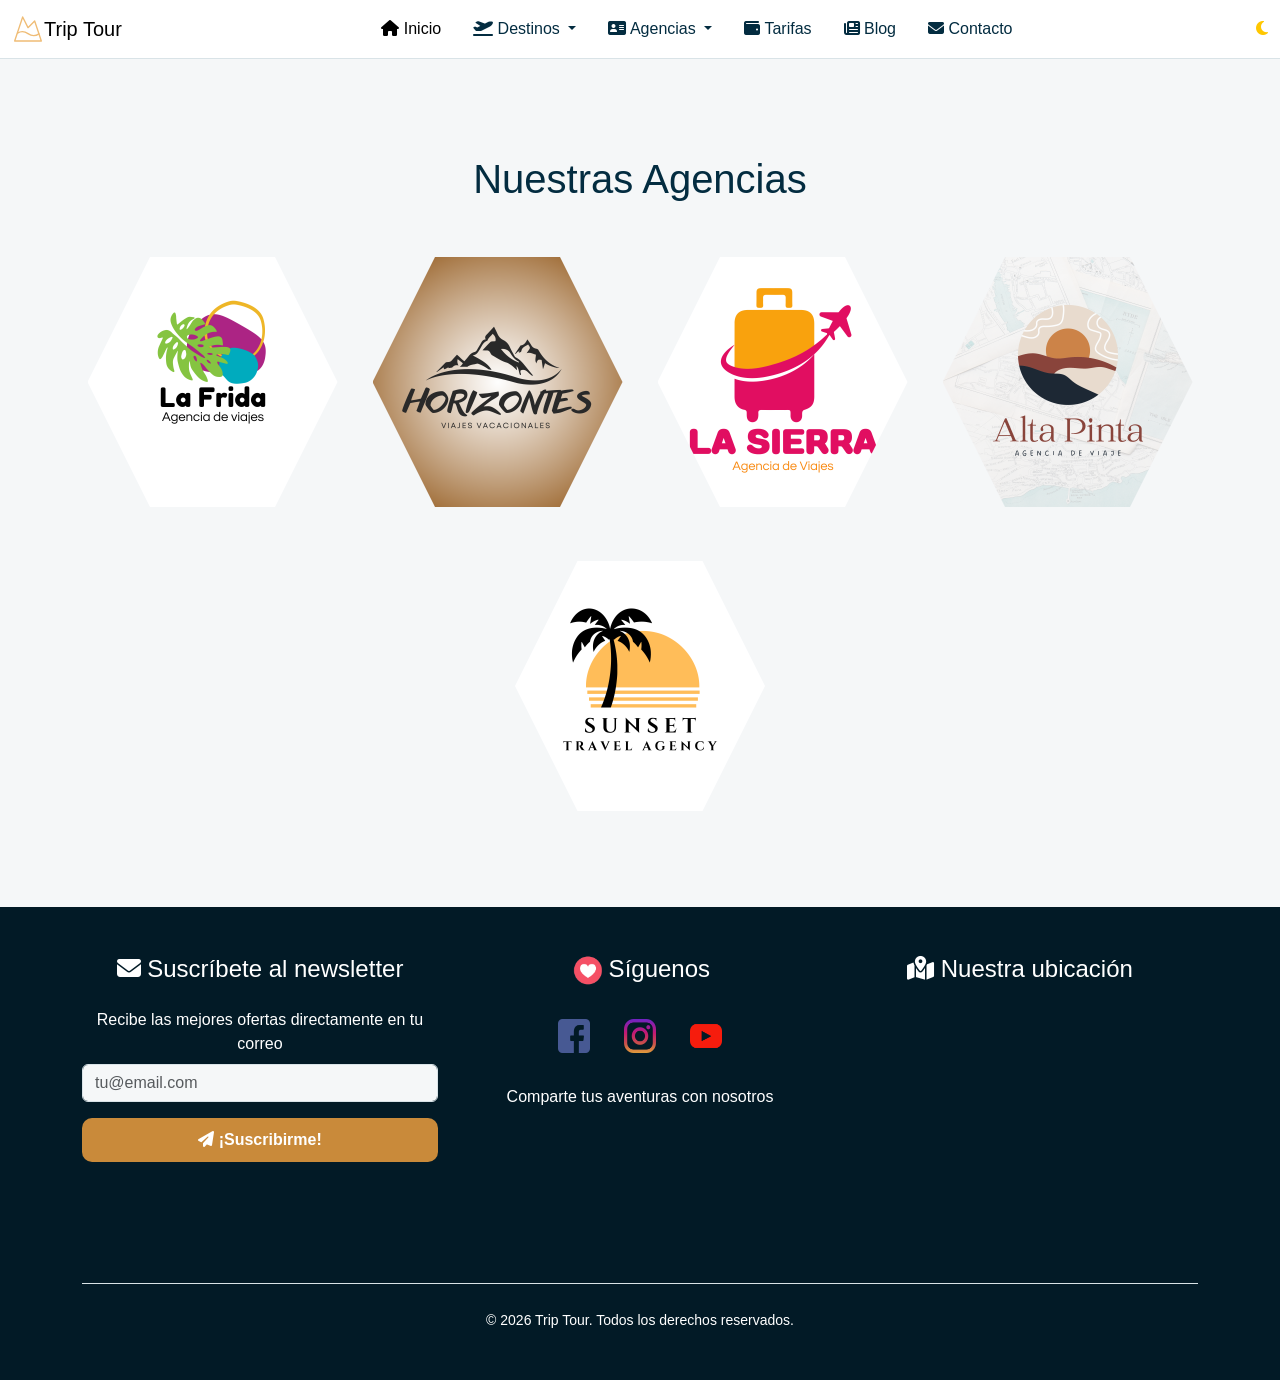
<file: agencias.html>
<!DOCTYPE html>
<html lang="en">
<head>
    <meta charset="UTF-8">
    <meta name="viewport" content="width=device-width, initial-scale=1.0">
    <title>Turismo Global - Tu Viaje Perfecto Comienza Aquí</title>
    <link rel="stylesheet" href="bootstrap-5.3.8-dist/css/bootstrap.min.css">
    <link rel="stylesheet" href="https://cdnjs.cloudflare.com/ajax/libs/font-awesome/6.5.2/css/all.min.css">
    <link rel="stylesheet" href="css/styles.css">
    <link rel="stylesheet" href="css/agencias.css">
    <link rel="icon" type="image/png" href="assets/img/logo.png">
</head>
<body data-theme="dark">
    <header class="header">
        <!-- NAVBAR -->
        <nav class="navbar navbar-expand-lg bg-body-tertiary">
            <div class="container-fluid">
                <!-- LOGO DEL SISTEMA -->
                <a class="navbar-brand d-flex align-items-center g-2" href="index.html">
                    <svg xmlns="http://www.w3.org/2000/svg" width="32" height="32" viewBox="0 0 24 24" fill="none"
                        stroke="#efbc75" stroke-width="1" stroke-linecap="round" stroke-linejoin="round">
                        <path d="m8 3 4 8 5-5 5 15H2L8 3z"></path>
                        <path d="M4.14 15.08c2.62-1.57 5.24-1.43 7.86.42 2.74 1.94 5.49 2 8.23.19"></path>
                    </svg>
                <span>Trip Tour</span>
                </a>
                <!-- MENU HAMBURGUESA -->
                <button class="navbar-toggler" type="button" data-bs-toggle="collapse" data-bs-target="#navbarNavDropdown" aria-controls="navbarNavDropdown" aria-expanded="false" aria-label="Toggle navigation">
                    <span class="navbar-toggler-icon"></span>
                </button>
                <div class="collapse navbar-collapse" id="navbarNavDropdown">
                    <ul class="navbar-nav mx-auto gap-3">
                        <li class="nav-item">
                            <a class="nav-link active" aria-current="page" href="index.html"><i class="fa-solid fa-house"></i> Inicio</a>
                        </li>
                        <li class="nav-item dropdown">
                            <a class="nav-link dropdown-toggle" href="destinos.html" role="button" data-bs-toggle="dropdown" aria-expanded="false">
                            <i class="fa-solid fa-plane-departure"></i> Destinos
                            </a>
                            <ul class="dropdown-menu">
                                <li><a class="dropdown-item" href="destinos.html">Perú</a></li>
                                <li><a class="dropdown-item" href="destinos.html">Noruega</a></li>
                                <li><a class="dropdown-item" href="destinos.html">Islandia</a></li>
                                <li><a class="dropdown-item" href="destinos.html">Tailandia</a></li>
                                <li><a class="dropdown-item" href="destinos.html">Estambul</a></li>
                            </ul>
                        </li>
                        <li class="nav-item dropdown">
                            <a class="nav-link dropdown-toggle" href="agencias.html" role="button" data-bs-toggle="dropdown" aria-expanded="false">
                            <i class="fa-solid fa-address-card"></i> Agencias
                            </a>
                            <ul class="dropdown-menu">
                                <li><a class="dropdown-item" href="agencias.html">Horizonte</a></li>
                                <li><a class="dropdown-item" href="agencias.html">Alta Pinta</a></li>
                                <li><a class="dropdown-item" href="agencias.html">Sunset</a></li>
                                <li><a class="dropdown-item" href="agencias.html">La Sierra</a></li>
                                <li><a class="dropdown-item" href="agencias.html">La Frida</a></li>
                            </ul>
                        </li>
                        <li class="nav-item">
                            <a class="nav-link" href="precios.html"><i class="fa-solid fa-wallet"></i> Tarifas</a>
                        </li>
                        <li class="nav-item">
                            <a class="nav-link" aria-current="page" href="blog.html"><i class="fa-solid fa-newspaper"></i> Blog</a>
                        </li>
                        <li class="nav-item">
                            <a class="nav-link" aria-current="page" href="contacto.html"><i class="fa-solid fa-envelope"></i> Contacto</a>
                        </li>
                    </ul>
                    <!-- MODO CLARO/OSCURO -->
                    <button id="themeToggle" class="btn btn-link nav-link p-0"><i class="fa-solid fa-moon" style="color: rgb(255, 199, 0);"></i></button>
                </div>
            </div>
        </nav>
    </header>

    <main>
        <section class="agencias py-5" aria-labelledby="titulo-agencias">
            <div class="container">
                <h1 class="text-center mb-4 mt-5" id="titulo-agencias">Nuestras Agencias</h1>

            <div class="row g-4 justify-content-center">
            
                <div class="col-12 col-sm-6 col-md-4 col-lg-3 d-flex justify-content-center">
                    <article class="card-agencia" tabindex="0" role="button" aria-label="Ver información de la agencia La Frida"  data-agency="lafrida">
                        <div class="card-inner">
                            <div class="card-front">
                                <img src="assets/img/agencia1.png" alt="Logo de la agencia La Frida">
                            </div>
                            <div class="card-back d-flex flex-column justify-content-center align-items-center">
                                <h2 class="text-center">La Frida</h2>
                                <p class="text-center">Especialistas en viajes internacionales.</p>
                            <fieldset class="rating">
                                <legend>Calificación de la agencia La Frida</legend>
                                    <input type="radio" id="star5-1" name="rating1" value="5">
                                    <label for="star5-1">★</label>
                                    <input type="radio" id="star4-1" name="rating1" value="4">
                                    <label for="star4-1">★</label>
                                    <input type="radio" id="star3-1" name="rating1" value="3">
                                    <label for="star3-1">★</label>
                                    <input type="radio" id="star2-1" name="rating1" value="2">
                                    <label for="star2-1">★</label>
                                    <input type="radio" id="star1-1" name="rating1" value="1">
                                    <label for="star1-1">★</label>
                            </fieldset>
                        </div>
                    </div>
                    </article>
                </div>

                <div class="col-12 col-sm-6 col-md-4 col-lg-3 d-flex justify-content-center">
                <article class="card-agencia" tabindex="0" role="button" aria-label="Ver información de la agencia Horizontes"  data-agency="horizontes">
                    <div class="card-inner">
                        <div class="card-front">
                            <img src="assets/img/agencia2.png" alt="Logo de la agencia Horizontes">
                        </div>
                        <div class="card-back d-flex flex-column justify-content-center align-items-center">
                            <h2 class="text-center">Horizontes</h2>
                            <p class="text-center">Transportando experiencias innovadoras.</p>
                            <fieldset class="rating">
                                <legend>Calificación de la agencia Horizontes</legend>
                                    <input type="radio" id="star5-2" name="rating2" value="5" aria-label="5 estrellas">
                                    <label for="star5-2">★</label>
                                    <input type="radio" id="star4-2" name="rating2" value="4" aria-label="4 estrellas">
                                    <label for="star4-2">★</label>
                                    <input type="radio" id="star3-2" name="rating2" value="3" aria-label="3 estrellas">
                                    <label for="star3-2">★</label>
                                    <input type="radio" id="star2-2" name="rating2" value="2" aria-label="2 estrellas">
                                    <label for="star2-2">★</label>
                                    <input type="radio" id="star1-2" name="rating2" value="1" aria-label="1 estrellas">
                                    <label for="star1-2">★</label>
                            </fieldset>
                        </div>
                    </div>
                </article>
                </div>

                <div class="col-12 col-sm-6 col-md-4 col-lg-3 d-flex justify-content-center">
                <article class="card-agencia" tabindex="0" role="button" aria-label="Ver información de la agencia La Sierra"  data-agency="lasierra">
                    <div class="card-inner">
                        <div class="card-front">
                            <img src="assets/img/agencia3.png" alt="Logo de la agencia La Sierra">
                        </div>
                        <div class="card-back d-flex flex-column justify-content-center align-items-center">
                            <h2 class="text-center">La Sierra</h2>
                            <p class="text-center">Descubre el mundo con tu agencia de confianza.</p>
                            <fieldset class="rating">
                                <legend>Calificación de la agencia La Sierra</legend>
                                    <input type="radio" id="star5-3" name="rating3" value="5" aria-label="5 estrellas">
                                    <label for="star5-3">★</label>
                                    <input type="radio" id="star4-3" name="rating3" value="4" aria-label="4 estrellas">
                                    <label for="star4-3">★</label>
                                    <input type="radio" id="star3-3" name="rating3" value="3" aria-label="3 estrellas">
                                    <label for="star3-3">★</label>
                                    <input type="radio" id="star2-3" name="rating3" value="2" aria-label="2 estrellas">
                                    <label for="star2-3">★</label>
                                    <input type="radio" id="star1-3" name="rating3" value="1" aria-label="1 estrellas">
                                    <label for="star1-3">★</label>
                            </fieldset>
                        </div>
                    </div>
                </article>
                </div>

            <div class="col-12 col-sm-6 col-md-4 col-lg-3 d-flex justify-content-center">
            <article class="card-agencia" tabindex="0" role="button" aria-label="Ver información de la agencia Alta Pinta"  data-agency="altapinta">
                <div class="card-inner">
                    <div class="card-front">
                        <img src="assets/img/agencia4.png" alt="Logo de la agencia Alta Pinta">
                    </div>
                    <div class="card-back d-flex flex-column justify-content-center align-items-center">
                        <h2 class="text-center">Alta Pinta</h2>
                        <p class="text-center">Tus viajes 100% especiales.</p>
                        <fieldset class="rating">
                            <legend>Calificación de la agencia Alta Pinta</legend>
                                <input type="radio" id="star5-4" name="rating4" value="5" aria-label="5 estrellas">
                                <label for="star5-4">★</label>
                                <input type="radio" id="star4-4" name="rating4" value="4" aria-label="4 estrellas">
                                <label for="star4-4">★</label>
                                <input type="radio" id="star3-4" name="rating4" value="3" aria-label="3 estrellas">
                                <label for="star3-4">★</label>
                                <input type="radio" id="star2-4" name="rating4" value="2" aria-label="2 estrellas">
                                <label for="star2-4">★</label>
                                <input type="radio" id="star1-4" name="rating4" value="1" aria-label="1 estrellas">
                                <label for="star1-4">★</label>
                        </fieldset>
                    </div>
                </div>
            </article>
            </div>

                <div class="col-12 col-sm-6 col-md-4 col-lg-3 d-flex justify-content-center">
                <article class="card-agencia" tabindex="0" role="button" aria-label="Ver información de la agencia Sunset"  data-agency="sunset">
                    <div class="card-inner">
                        <div class="card-front">
                            <img src="assets/img/agencia5.png" alt="Logo de la agencia Sunset">
                        </div>
                        <div class="card-back d-flex flex-column justify-content-center align-items-center">
                            <h2 class="text-center">Sunset</h2>
                            <p class="text-center">Tus actividades no terminan ni aún con el ocaso.</p>
                            <fieldset class="rating">
                                <legend>Calificación de la agencia Sunset</legend>
                                    <input type="radio" id="star5-5" name="rating5" value="5" aria-label="5 estrellas">
                                    <label for="star5-5">★</label>
                                    <input type="radio" id="star4-5" name="rating5" value="4" aria-label="4 estrellas">
                                    <label for="star4-5">★</label>
                                    <input type="radio" id="star3-5" name="rating5" value="3" aria-label="3 estrellas">
                                    <label for="star3-5">★</label>
                                    <input type="radio" id="star2-5" name="rating5" value="2" aria-label="2 estrellas">
                                    <label for="star2-5">★</label>
                                    <input type="radio" id="star1-5" name="rating5" value="1" aria-label="1 estrellas">
                                    <label for="star1-5">★</label>
                            </fieldset>
                        </div>
                    </div>
                </article>
                </div>
            </div>
        </div>
        </section>
    </main>

    <footer class="footer py-5 mt-5">
        <div class="container">
            <div class="row gy-5 align-items-start">

            <!-- NEWSLETTER -->
                <div class="col-12 col-md-6 col-lg-4">
                    <h2 class="h4 mb-4 text-center">
                        <i class="fa-solid fa-envelope"></i>
                        Suscríbete al newsletter
                    </h2>
                    <form>
                        <label for="email" class="form-label text-center">Recibe las mejores ofertas directamente en tu correo</label>
                        <input id="email" type="email" class="form-control mb-3" placeholder="tu@email.com" required/>
                        <button class="btn btn-primary w-100" type="submit">
                            <i class="fa-solid fa-paper-plane"></i>
                            ¡Suscribirme!
                        </button>
                    </form>
                </div>

            <!-- REDES SOCIALES -->
                <div class="col-12 col-md-6 col-lg-4 text-center">
                    <h3 class="h4 mb-4">
                        <span class="icono-like"></span>
                        Síguenos
                    </h3>
                    <div class="redes d-flex justify-content-center gap-3 mb-4">
                        <a href="#" class="icono icono-facebook"></a>
                        <a href="#" class="icono icono-instagram"></a>
                        <a href="#" class="icono icono-twitter"></a>
                    </div>
                    <p class="mb-0">Comparte tus aventuras con nosotros</p>
                </div>

            <!-- MAPA -->
                <div class="col-12 col-lg-4">
                    <h3 class="h4 mb-4 text-center">
                        <i class="fa-solid fa-map-location-dot"></i>
                        Nuestra ubicación
                    </h3>
                    <div class="footer-map">
                        <iframe
                            src="https://www.google.com/maps/embed?pb=!1m18!1m12!1m3!1d3103.14561023!2d-3.70379!3d40.416775!2m3!1f0!2f0!3f0!3m2!1i1024!2i768!4f13.1!3m3!1m2!1s0x0%3A0x0!2zNDDCsDI1JzAwLjQiTiAzwrA0MicyMC44Ilc!5e0!3m2!1ses!2ses!4v1234567890"
                            width="100%"
                            height="220"
                            style="border:0; border-radius: 10px;"
                            allowfullscreen=""
                            loading="lazy">
                        </iframe>
                    </div>
                </div>
            </div>

        <!-- COPYRIGHT -->
            <div class="text-center pt-4 mt-5 border-top">
                <small>&copy; 2026 Trip Tour. Todos los derechos reservados.</small>
            </div>

        </div>
    </footer>

    <script src="bootstrap-5.3.8-dist/js/bootstrap.bundle.min.js"></script>
    <script src="https://code.jquery.com/jquery-3.7.1.min.js"></script>

    <!-- SCRIPT PARA EL CAMBIO DE TEMA A MODO CLARO/OSCURO -->
    <script>
        const toggle = document.getElementById("themeToggle");
        const root = document.documentElement;

        /* TEMA GUARDADO */
        const savedTheme = localStorage.getItem("theme");

            if (savedTheme === "dark") {
                root.setAttribute("data-bs-theme", "dark");
                toggle.innerHTML = '<i class="fa-solid fa-sun" style="color: rgb(255, 199, 0);"></i>';
            } else {
                root.setAttribute("data-bs-theme", "light");
                toggle.innerHTML = '<i class="fa-solid fa-moon" style="color: rgb(255, 199, 0);"></i>';
            }

        /* CAMBIO DE TEMA */
        toggle.addEventListener("click", () => {
            const currentTheme = root.getAttribute("data-bs-theme");
            const newTheme = currentTheme === "dark" ? "light" : "dark";
            root.setAttribute("data-bs-theme", newTheme);
            localStorage.setItem("theme", newTheme);
    
            toggle.innerHTML = newTheme === "dark" ? '<i class="fa-solid fa-sun" style="color: rgb(255, 199, 0);"></i>' : '<i class="fa-solid fa-moon" style="color: rgb(255, 199, 0);"></i>';
        });
    </script>

    <!-- SCRIPT PARA FLIP EN CARDS Y RATING -->
    <script>
    $(document).ready(function() {
        $('.card-agencia').each(function() {
            var $card = $(this);
            var agency = $card.data('agency') || 'default';
        
        // 1. CLICK en IMAGEN = Voltear
            $card.find('.card-front').on('click keypress', function(e) {
                if (e.type === 'keypress' && e.key !== 'Enter' && e.key !== ' ') return;
                $card.addClass('flipped');
                return false;
            });
        
        // 2. RATING sin voltear
            $card.find('.rating input').on('change', function() {
                var rating = $(this).val();
                localStorage.setItem('rating-' + agency, rating);
                console.log(agency + ': ' + rating + ' ⭐');
                // Card queda ABIERTA
            });
        
        // 3. CLICK en h2 o p = Cerrar
            $card.find('.card-back h2, .card-back p').on('click', function(e) {
                $card.removeClass('flipped');
            });
        
        // Cargar rating guardado
            var saved = localStorage.getItem('rating-' + agency);
                if (saved) {
                $card.find('.rating input[value="' + saved + '"]').prop('checked', true);
                }
            });
        });
    </script>

        <!-- SCRIPT PARA ACCESIBILIDAD POR TECLADO -->
    <script>
        document.querySelectorAll('.card-agencia').forEach(card => {
            card.addEventListener('click', () => {
                card.classList.toggle('flipped');
            });

        card.addEventListener('keydown', (e) => {
            if (e.key === 'Enter' || e.key === ' ') {
                e.preventDefault();
                card.classList.toggle('flipped');
            }
        });
    });
    </script>

</body>
</html>
</file>
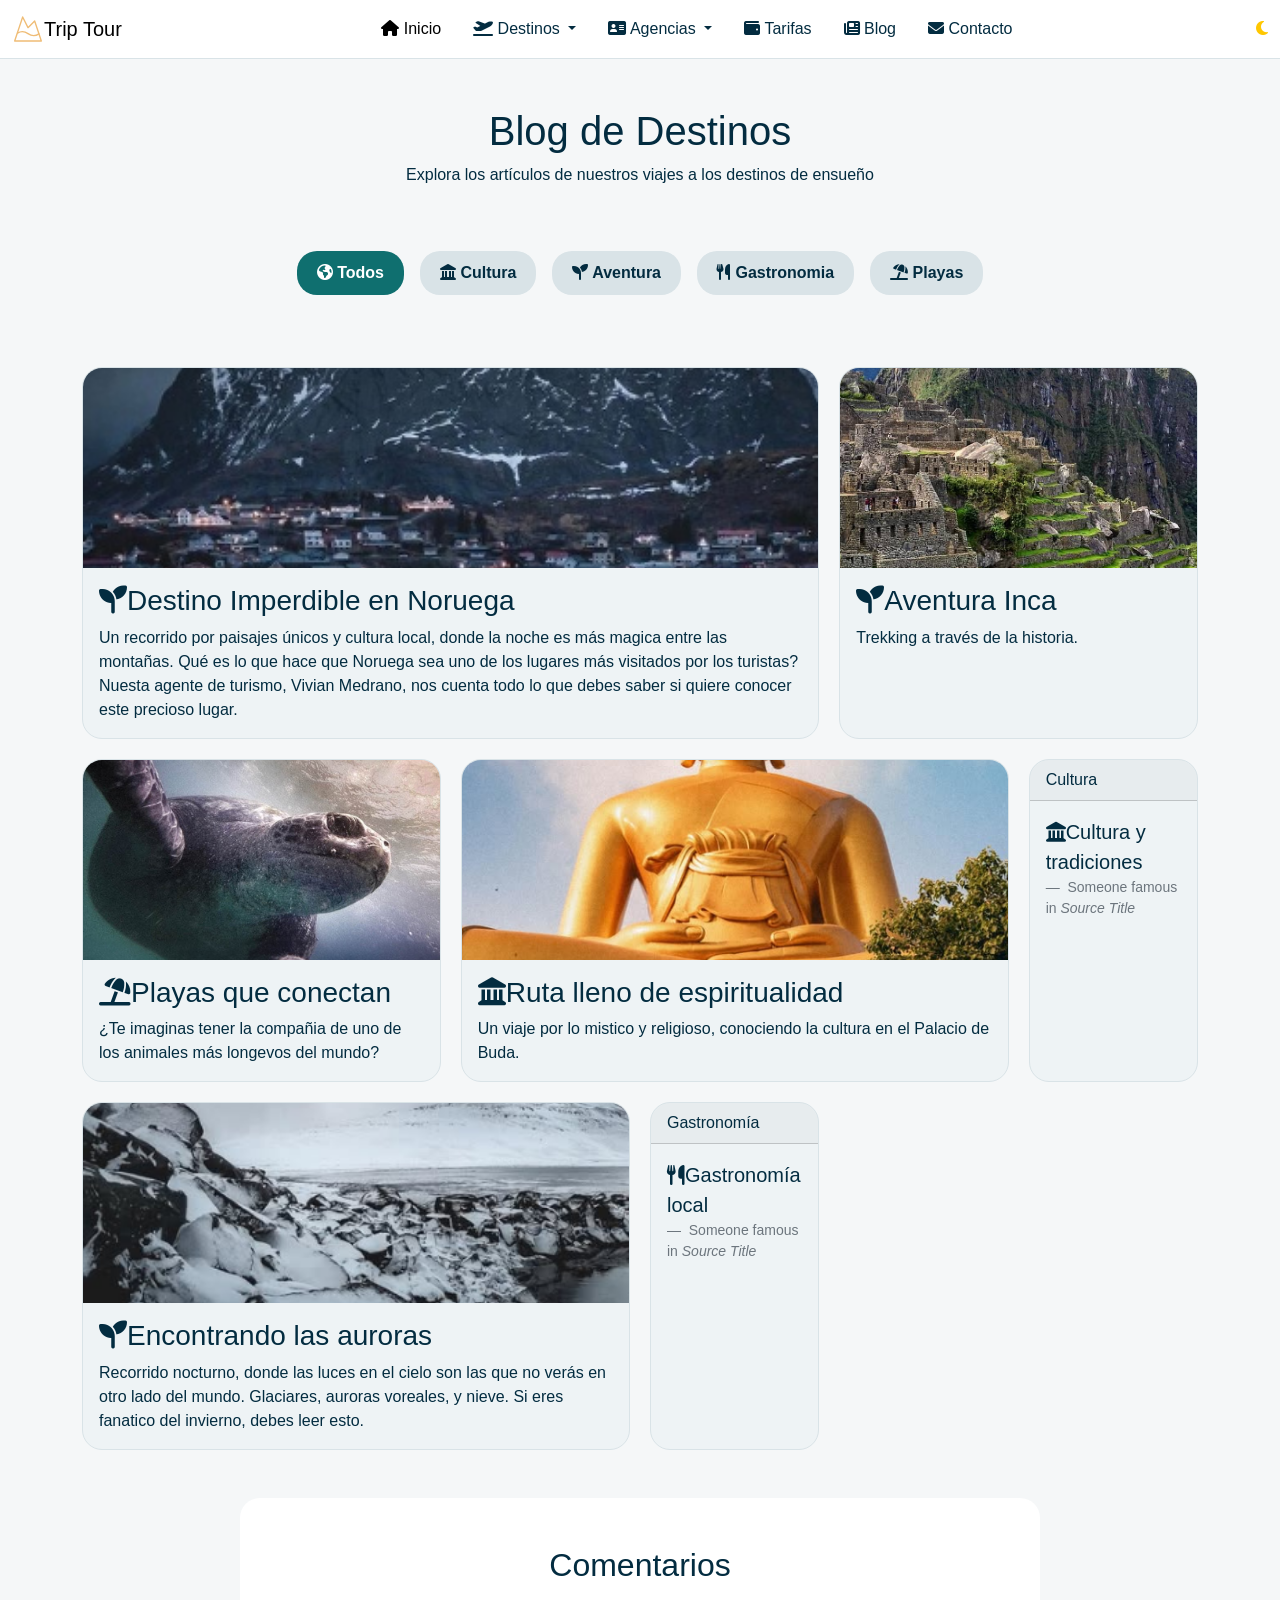
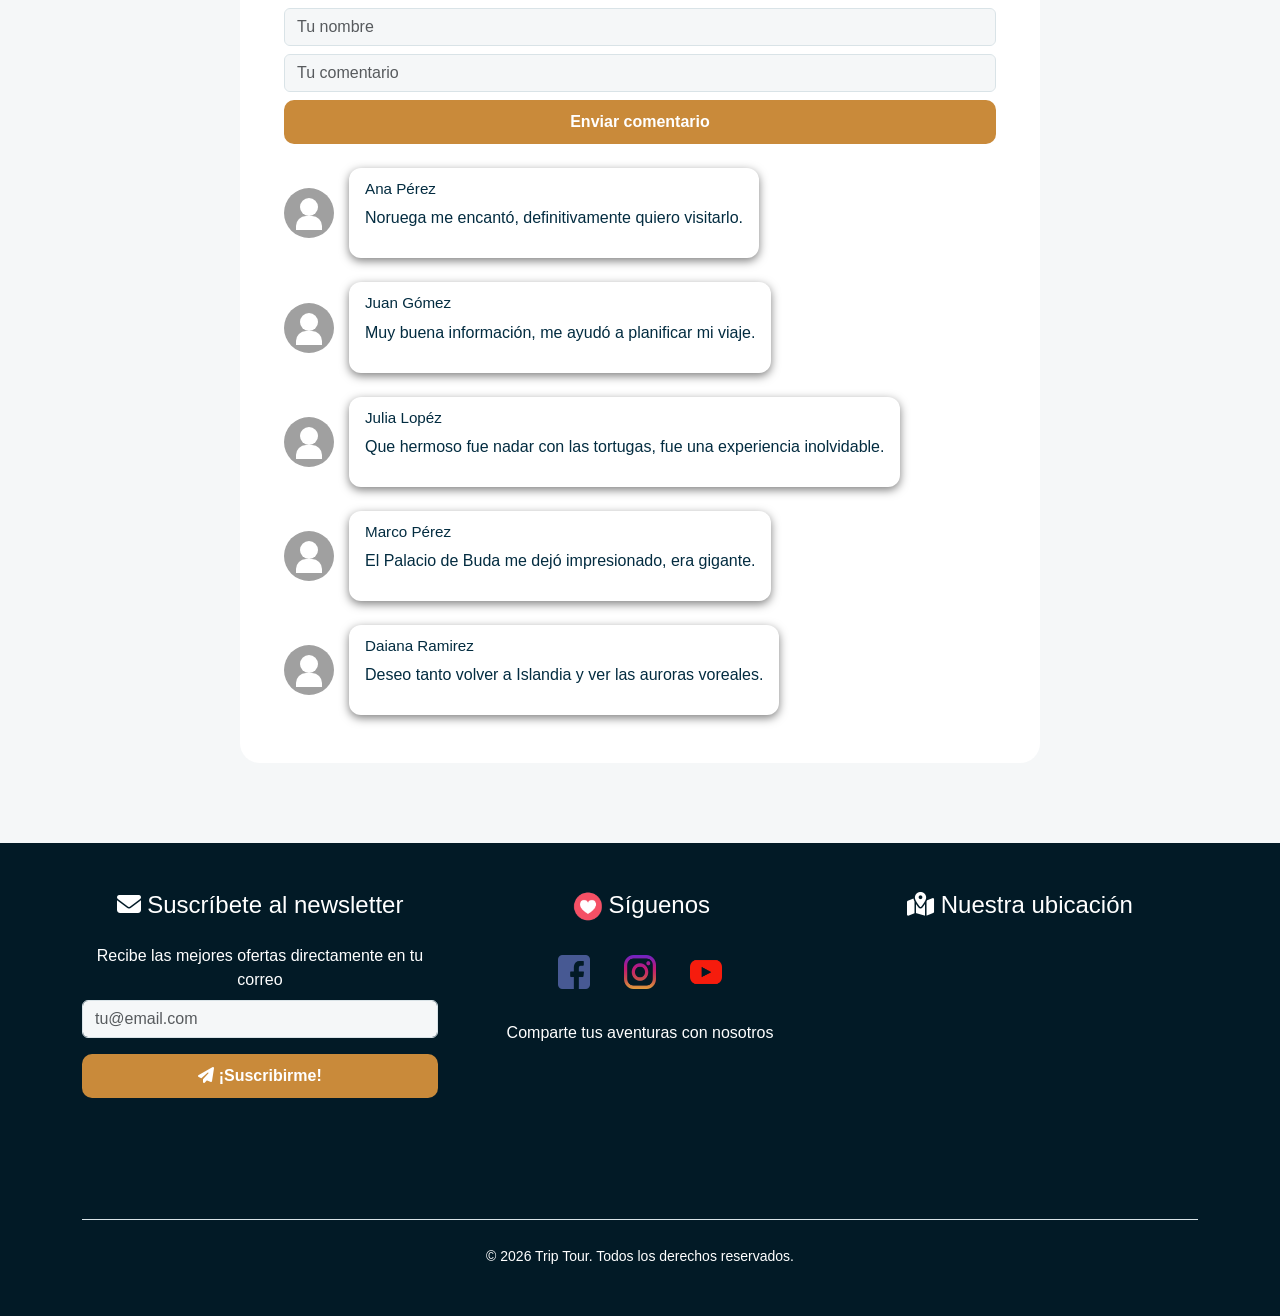
<file: blog.html>
<!DOCTYPE html>
<html lang="en">
<head>
    <meta charset="UTF-8">
    <meta name="viewport" content="width=device-width, initial-scale=1.0">
    <title>Turismo Global - Tu Viaje Perfecto Comienza Aquí</title>
    <link rel="stylesheet" href="bootstrap-5.3.8-dist/css/bootstrap.min.css">
    <link rel="stylesheet" href="https://cdnjs.cloudflare.com/ajax/libs/font-awesome/6.5.2/css/all.min.css">
    <link rel="stylesheet" href="css/styles.css">
    <link rel="stylesheet" href="css/blog.css">
    <link rel="icon" type="image/png" href="assets/img/logo.png">
</head>
<body data-theme="dark">
    <header class="header">
        <!-- NAVBAR -->
        <nav class="navbar navbar-expand-lg bg-body-tertiary">
            <div class="container-fluid">
                <!-- LOGO DEL SISTEMA -->
                <a class="navbar-brand d-flex align-items-center g-2" href="index.html">
                    <svg xmlns="http://www.w3.org/2000/svg" width="32" height="32" viewBox="0 0 24 24" fill="none"
                        stroke="#efbc75" stroke-width="1" stroke-linecap="round" stroke-linejoin="round">
                        <path d="m8 3 4 8 5-5 5 15H2L8 3z"></path>
                        <path d="M4.14 15.08c2.62-1.57 5.24-1.43 7.86.42 2.74 1.94 5.49 2 8.23.19"></path>
                    </svg>
                <span>Trip Tour</span>
                </a>
                <!-- MENU HAMBURGUESA -->
                <button class="navbar-toggler" type="button" data-bs-toggle="collapse" data-bs-target="#navbarNavDropdown" aria-controls="navbarNavDropdown" aria-expanded="false" aria-label="Toggle navigation">
                    <span class="navbar-toggler-icon"></span>
                </button>
                <div class="collapse navbar-collapse" id="navbarNavDropdown">
                    <ul class="navbar-nav mx-auto gap-3">
                        <li class="nav-item">
                            <a class="nav-link active" aria-current="page" href="index.html"><i class="fa-solid fa-house"></i> Inicio</a>
                        </li>
                        <li class="nav-item dropdown">
                            <a class="nav-link dropdown-toggle" href="destinos.html" role="button" data-bs-toggle="dropdown" aria-expanded="false">
                            <i class="fa-solid fa-plane-departure"></i> Destinos
                            </a>
                            <ul class="dropdown-menu">
                                <li><a class="dropdown-item" href="destinos.html">Perú</a></li>
                                <li><a class="dropdown-item" href="destinos.html">Noruega</a></li>
                                <li><a class="dropdown-item" href="destinos.html">Islandia</a></li>
                                <li><a class="dropdown-item" href="destinos.html">Tailandia</a></li>
                                <li><a class="dropdown-item" href="destinos.html">Estambul</a></li>
                            </ul>
                        </li>
                        <li class="nav-item dropdown">
                            <a class="nav-link dropdown-toggle" href="agencias.html" role="button" data-bs-toggle="dropdown" aria-expanded="false">
                            <i class="fa-solid fa-address-card"></i> Agencias
                            </a>
                            <ul class="dropdown-menu">
                                <li><a class="dropdown-item" href="agencias.html">Horizonte</a></li>
                                <li><a class="dropdown-item" href="agencias.html">Alta Pinta</a></li>
                                <li><a class="dropdown-item" href="agencias.html">Sunset</a></li>
                                <li><a class="dropdown-item" href="agencias.html">La Sierra</a></li>
                                <li><a class="dropdown-item" href="agencias.html">La Frida</a></li>
                            </ul>
                        </li>
                        <li class="nav-item">
                            <a class="nav-link" href="precios.html"><i class="fa-solid fa-wallet"></i> Tarifas</a>
                        </li>
                        <li class="nav-item">
                            <a class="nav-link" aria-current="page" href="blog.html"><i class="fa-solid fa-newspaper"></i> Blog</a>
                        </li>
                        <li class="nav-item">
                            <a class="nav-link" aria-current="page" href="contacto.html"><i class="fa-solid fa-envelope"></i> Contacto</a>
                        </li>
                    </ul>
                    <!-- MODO CLARO/OSCURO -->
                    <button id="themeToggle" class="btn btn-link nav-link p-0"><i class="fa-solid fa-moon" style="color: rgb(255, 199, 0);"></i></button>
                </div>
            </div>
        </nav>
    </header>

    <main aria-labelledby="titulo-blog">
        <section class="blog-header text-center py-5">
            <h1 id="titulo-blog">Blog de Destinos</h1>
            <p>Explora los artículos de nuestros viajes a los destinos de ensueño</p>
        </section>

            <!-- FILTROS --> 
                <div class="d-flex flex-wrap justify-content-center gap-3 mb-4">
                    <button class="btn btn-outline-primary filtro-btn active" data-filter="all"><i class="fa-solid fa-earth-americas"></i> Todos</button>
                    <button class="btn btn-outline-primary filtro-btn" data-filter="cultura"><i class="fa-solid fa-landmark"></i> Cultura</button>
                    <button class="btn btn-outline-primary filtro-btn" data-filter="aventura"><i class="fa-solid fa-seedling"></i> Aventura</button>
                    <button class="btn btn-outline-primary filtro-btn" data-filter="gastronomia"><i class="fa-solid fa-utensils"></i> Gastronomia</button>
                    <button class="btn btn-outline-primary filtro-btn" data-filter="playa"><i class="fa-solid fa-umbrella-beach"></i> Playas</button>
                </div>

            <!-- Seccion de BLOG -->
                <section class="blog py-5">
                    <div class="container">
                    <h2 class="sr-only text-center mb-4">Artículos del blog</h2>

                    <div class="blog-grid">
                    <!-- ARTÍCULO GRANDE (DESTACADO) -->
                        <article class="card post aventura post-principal" data-category="aventura">
                            <img src="assets/img/noruega.png" class="card-img-top" alt="Paisaje montañoso en Noruega">
                            <div class="card-body">
                                <h3 class="card-title"><i class="fa-solid fa-seedling"></i>Destino Imperdible en Noruega</h3>
                                <p class="card-text">Un recorrido por paisajes únicos y cultura local, donde la noche es más magica entre las montañas.
                                    Qué es lo que hace que Noruega sea uno de los lugares más visitados por los turistas?
                                    Nuesta agente de turismo, Vivian Medrano, nos cuenta todo lo que debes saber si quiere conocer este precioso lugar.</p>
                            </div>
                        </article>
                    <!-- ARTÍCULO MEDIO -->
                        <article class="card post aventura post-normal" tabindex="0" aria-label="Artículo: Aventura Inca, categoría aventura">
                            <img src="assets/img/machupichu.png" class="card-img-top" alt="Ruinas de Machu Picchu en Perú">
                            <div class="card-body">
                                <h3 class="card-title"><i class="fa-solid fa-seedling"></i>Aventura Inca</h3>
                                <p class="card-text">Trekking a través de la historia.</p>
                            </div>
                        </article>
                    <!-- ARTÍCULO MEDIO -->
                        <article class="card post playa post-normal" tabindex="0" aria-label="Artículo: Playas que conectan, categoría playa">
                            <img src="assets/img/playa.png" alt="Turtugar de mar nadando en las Playas Ñuro">
                            <div class="card-body">
                                <h3 class="card-title"><i class="fa-solid fa-umbrella-beach"></i>Playas que conectan</h3>
                                <p class="card-text">¿Te imaginas tener la compañia de uno de los animales más longevos del mundo?</p>
                            </div>
                        </article>
                    <!-- ARTÍCULO GRANDE SECUNDARIO -->
                        <article class="card post cultura post-secundario" tabindex="0" aria-label="Artículo: Ruta lleno de espiritualidad, categoría cultura">
                            <img src="assets/img/tailandia.png" alt="Estatua de Buda en el Palacio de Buda">
                            <div class="card-body">
                                <h3 class="card-title"><i class="fa-solid fa-landmark"></i>Ruta lleno de espiritualidad</h3>
                                <p class="card-text">Un viaje por lo mistico y religioso, conociendo la cultura en el Palacio de Buda.</p>
                            </div>
                        </article>
                    <!-- ARTÍCULO PEQUEÑO -->
                        <article class="card post cultura post-pequeño" tabindex="0" aria-label="Artículo: Cultura y tradiciones, categoría cultura">
                            <div class="card-header">Cultura</div>
                            <div class="card-body">
                                <figure>
                                    <blockquote class="blockquote">
                                        <p><i class="fa-solid fa-landmark"></i>Cultura y tradiciones</p>
                                    </blockquote>
                                    <figcaption class="blockquote-footer">
                                        Someone famous in <cite title="Source Title">Source Title</cite>
                                    </figcaption>
                                </figure>
                            </div>
                        </article>
                    <!-- ARTÍCULO GRANDE SECUNDARIO -->
                        <article class="card post aventura post-secundario" tabindex="0" aria-label="Artículo: Encontrando las auroras, categoría aventura">
                            <img src="assets/img/islandia.png" alt="Glaciares de Islandia">
                            <div class="card-body">
                                <h3 class="card-title"><i class="fa-solid fa-seedling"></i>Encontrando las auroras</h3>
                                <p class="card-text">Recorrido nocturno, donde las luces en el cielo son las que no verás en otro lado del mundo.
                                Glaciares, auroras voreales, y nieve. Si eres fanatico del invierno, debes leer esto.
                                </p>
                            </div>
                        </article>
                    <!-- ARTÍCULO PEQUEÑO -->
                        <article class="card post gastronomia post-pequeño" tabindex="0" aria-label="Artículo: Gastronomia Local, categoría gastronomía">
                            <div class="card-header">Gastronomía</div>
                            <div class="card-body">
                                <figure>
                                    <blockquote class="blockquote">
                                        <p><i class="fa-solid fa-utensils"></i>Gastronomía local</p>
                                    </blockquote>
                                    <figcaption class="blockquote-footer">
                                        Someone famous in <cite title="Source Title">Source Title</cite>
                                    </figcaption>
                                </figure>
                            </div>
                        </article>
                    </div>
                </div>
            </section>

    <!-- Seccion de COMENTARIOS -->
        <section class="comentarios py-5" aria-labelledby="titulo-comentarios">
            <div class="container">
                <h2 class="text-center mb-4" id="titulo-comentarios">Comentarios</h2>
            
                <!-- FORMULARIO (SIMULADO) -->
                <div class="form mb-4">
                    <input id="nombre" class="form-control mb-2" placeholder="Tu nombre">
                    <input id="texto" class="form-control mb-2" placeholder="Tu comentario">
                    <button id="enviar" class="btn btn-primary w-100">Enviar comentario</button>
                </div>

                <div class="row g-4">

                    <div class="col-12 col-md-12">
                        <div class="comentario" tabindex="0" aria-label="Comentario de Ana Pérez: Noruega me encantó, definitivamente quiero visitarlo">
                            <div class="avatar" aria-label="Avatar de Ana Pérez"></div>
                            <div class="texto">
                                <h3 class="mb-2">Ana Pérez</h3>
                                <p>Noruega me encantó, definitivamente quiero visitarlo.</p>
                            </div>
                        </div>
                    </div>

                    <div class="col-12 col-md-12">
                        <div class="comentario col-12 col-md-12" tabindex="0" aria-label="Comentario de Juan Gómez: Muy buena información, me ayudó a planificar mi viaje">
                            <div class="avatar" aria-label="Avatar de Juan Gómez"></div>
                            <div class="texto">
                                <h3 class="mb-2">Juan Gómez</h3>
                                <p>Muy buena información, me ayudó a planificar mi viaje.</p>
                            </div>
                        </div>
                    </div>

                    <div class="col-12 col-md-12">
                        <div class="comentario col-12 col-md-12" tabindex="0" aria-label="Comentario de Julia Lopéz: Que hermoso fue nadar con las tortugas, fue una experiencia inolvidable">
                            <div class="avatar" aria-label="Avatar de Julia Lopéz"></div>
                            <div class="texto">
                                <h3 class="mb-2">Julia Lopéz</h3>
                                <p>Que hermoso fue nadar con las tortugas, fue una experiencia inolvidable.</p>
                            </div>
                        </div>
                    </div>

                    <div class="col-12 col-md-12">
                        <div class="comentario col-12 col-md-12" tabindex="0" aria-label="Comentario de Marco Pérez: El Palacio de Buda me dejó impresionado, era gigante">
                            <div class="avatar" aria-label="Avatar de Marco Pérez"></div>
                            <div class="texto">
                                <h3 class="mb-2">Marco Pérez</h3>
                                <p>El Palacio de Buda me dejó impresionado, era gigante.</p>
                            </div>
                        </div>
                    </div>

                    <div class="col-12 col-md-12">
                        <div class="comentario col-12 col-md-12" tabindex="0" aria-label="Comentario de Daiana Ramirez: Deseo tanto volver a Islandia y ver las auroras voreales">
                            <div class="avatar" aria-label="Avatar de Daiana Ramirez"></div>
                            <div class="texto">
                                <h3 class="mb-2">Daiana Ramirez</h3>
                                <p>Deseo tanto volver a Islandia y ver las auroras voreales.</p>
                            </div>
                        </div>
                    </div>
                </div>
            </div>
        </section>
    </main>

    <footer class="footer py-5 mt-5">
        <div class="container">
            <div class="row gy-5 align-items-start">

            <!-- NEWSLETTER -->
                <div class="col-12 col-md-6 col-lg-4">
                    <h2 class="h4 mb-4 text-center">
                        <i class="fa-solid fa-envelope"></i>
                        Suscríbete al newsletter
                    </h2>
                    <form>
                        <label for="email" class="form-label text-center">Recibe las mejores ofertas directamente en tu correo</label>
                        <input id="email" type="email" class="form-control mb-3" placeholder="tu@email.com" required/>
                        <button class="btn btn-primary w-100" type="submit">
                            <i class="fa-solid fa-paper-plane"></i>
                            ¡Suscribirme!
                        </button>
                    </form>
                </div>

            <!-- REDES SOCIALES -->
                <div class="col-12 col-md-6 col-lg-4 text-center">
                    <h3 class="h4 mb-4">
                        <span class="icono-like"></span>
                        Síguenos
                    </h3>
                    <div class="redes d-flex justify-content-center gap-3 mb-4">
                        <a href="#" class="icono icono-facebook"></a>
                        <a href="#" class="icono icono-instagram"></a>
                        <a href="#" class="icono icono-twitter"></a>
                    </div>
                    <p class="mb-0">Comparte tus aventuras con nosotros</p>
                </div>

            <!-- MAPA -->
                <div class="col-12 col-lg-4">
                    <h3 class="h4 mb-4 text-center">
                        <i class="fa-solid fa-map-location-dot"></i>
                        Nuestra ubicación
                    </h3>
                    <div class="footer-map">
                        <iframe
                            src="https://www.google.com/maps/embed?pb=!1m18!1m12!1m3!1d3103.14561023!2d-3.70379!3d40.416775!2m3!1f0!2f0!3f0!3m2!1i1024!2i768!4f13.1!3m3!1m2!1s0x0%3A0x0!2zNDDCsDI1JzAwLjQiTiAzwrA0MicyMC44Ilc!5e0!3m2!1ses!2ses!4v1234567890"
                            width="100%"
                            height="220"
                            style="border:0; border-radius: 10px;"
                            allowfullscreen=""
                            loading="lazy">
                        </iframe>
                    </div>
                </div>
            </div>

        <!-- COPYRIGHT -->
            <div class="text-center pt-4 mt-5 border-top">
                <small>&copy; 2026 Trip Tour. Todos los derechos reservados.</small>
            </div>

        </div>
    </footer>

    <script src="bootstrap-5.3.8-dist/js/bootstrap.bundle.min.js"></script>
    <script src="https://code.jquery.com/jquery-3.7.1.min.js"></script>

    <!-- SCRIPT PARA EL CAMBIO DE TEMA A MODO CLARO/OSCURO -->
    <script>
        const toggle = document.getElementById("themeToggle");
        const root = document.documentElement;
        /* TEMA GUARDADO */
        const savedTheme = localStorage.getItem("theme");
            if (savedTheme === "dark") {
                root.setAttribute("data-bs-theme", "dark");
                toggle.innerHTML = '<i class="fa-solid fa-sun" style="color: rgb(255, 199, 0);"></i>';
            } else {
                root.setAttribute("data-bs-theme", "light");
                toggle.innerHTML = '<i class="fa-solid fa-moon" style="color: rgb(255, 199, 0);"></i>';
            }
        /* CAMBIO DE TEMA */
        toggle.addEventListener("click", () => {
            const currentTheme = root.getAttribute("data-bs-theme");
            const newTheme = currentTheme === "dark" ? "light" : "dark";
            root.setAttribute("data-bs-theme", newTheme);
            localStorage.setItem("theme", newTheme);
            toggle.innerHTML = newTheme === "dark" ? '<i class="fa-solid fa-sun" style="color: rgb(255, 199, 0);"></i>' : '<i class="fa-solid fa-moon" style="color: rgb(255, 199, 0);"></i>';
        });
    </script>

    <!-- SCRIPT PARA FILTRO -->
    <script>
        $(document).ready(function () {
            $(".filtro-btn").click(function () {
                const filtro = $(this).data("filter");
                $(".filtro-btn").removeClass("active");
                $(this).addClass("active");

                if (filtro === "all") {
                    $(".post").show(0);
                } else {
                    $(".post").hide();
                    $(".post." + filtro).show(0);
                }
            });
        });
    </script>
    <!-- SCRIPT ANIMACION COMENTARIOS -->
    <script>
        $(document).ready(function () {
            $(".comentario").hide().each(function (i) {
                $(this).delay(i * 300).fadeIn(300);
            });
        });
    </script>

    <!-- SCRIPT COMENTARIO SIMULADO-->
    <script>
        $("#enviar").click(function () {
            const nombre = $("#nombre").val();
            const texto = $("#texto").val();

            const nuevo = $(`
                <div class="comentario visible">
                    <div class="avatar"></div>
                    <div class="texto">
                        <h3>${nombre}</h3>
                        <p>${texto}</p>
                    </div>
                </div>
            `);
            $(".comentarios .row").prepend(nuevo);
        });
    </SCRIPT>

    <!-- SCRIPT PARA ACCESIBILIDAD POR TECLADO -->
    <script>
        document.querySelectorAll('.menu-filtros label').forEach(label => {
            label.addEventListener('keydown', (e) => {
                if (e.key === 'Enter' || e.key === ' ') {
                    e.preventDefault();
                    document.getElementById(label.getAttribute('for')).checked = true;
                }
            });
        });
    </script>

    <!-- SCRIPT PARA SCROLL-->
    <script>
        $(window).on("scroll", function () {
            $(".post, .comentario").each(function () {
                if ($(this).hasClass("visible")) return;

                const top = $(this).offset().top;
                const scroll = $(window).scrollTop();
                const windowHeight = $(window).height();

                if (scroll + windowHeight > top + 100) {
                    $(this).addClass("visible");
                }
            });
        });
    </script>

</body>
</html>
</file>
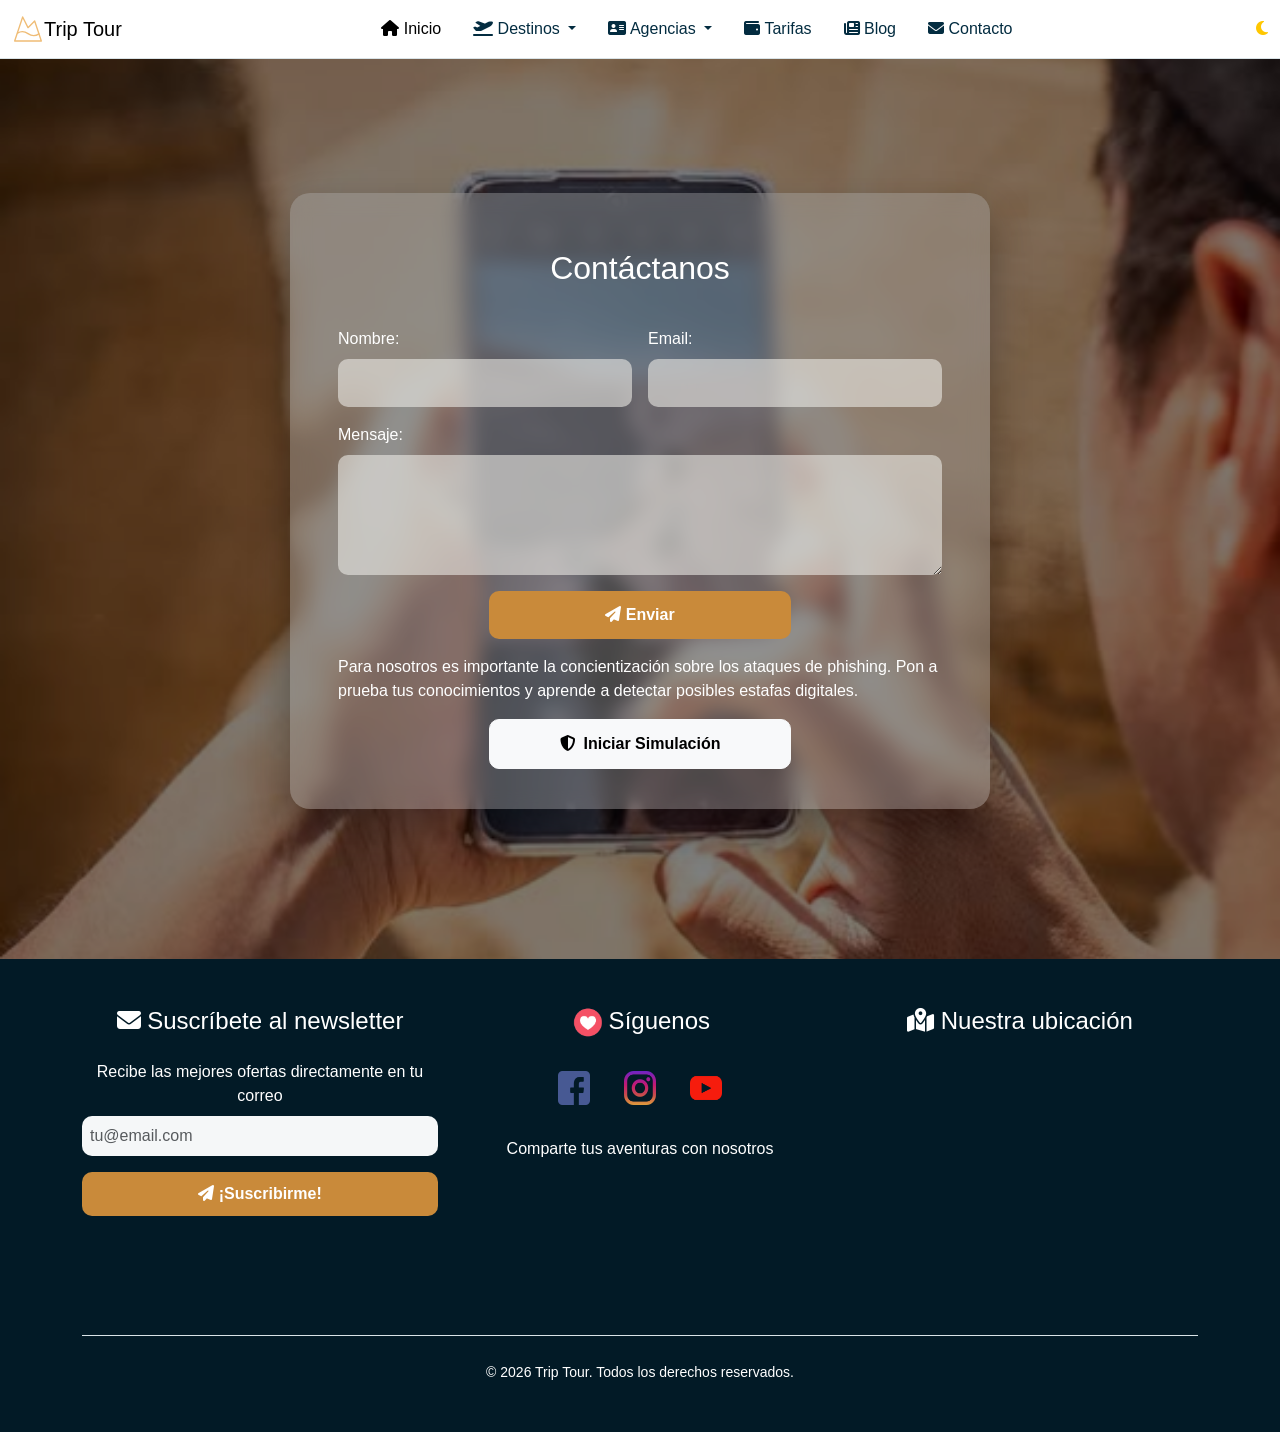
<file: contacto.html>
<!DOCTYPE html>
<html lang="en">
<head>
    <meta charset="UTF-8">
    <meta name="viewport" content="width=device-width, initial-scale=1.0">
    <title>Turismo Global - Tu Viaje Perfecto Comienza Aquí</title>
    <link rel="stylesheet" href="bootstrap-5.3.8-dist/css/bootstrap.min.css">
    <link rel="stylesheet" href="https://cdnjs.cloudflare.com/ajax/libs/font-awesome/6.5.2/css/all.min.css">
    <link rel="stylesheet" href="css/styles.css">
    <link rel="stylesheet" href="css/contacto.css">
    <link rel="icon" type="image/png" href="assets/img/logo.png">
</head>
<body data-theme="dark">
    <header class="header">
        <!-- NAVBAR -->
        <nav class="navbar navbar-expand-lg bg-body-tertiary">
            <div class="container-fluid">
                <!-- LOGO DEL SISTEMA -->
                <a class="navbar-brand d-flex align-items-center g-2" href="index.html">
                    <svg xmlns="http://www.w3.org/2000/svg" width="32" height="32" viewBox="0 0 24 24" fill="none"
                        stroke="#efbc75" stroke-width="1" stroke-linecap="round" stroke-linejoin="round">
                        <path d="m8 3 4 8 5-5 5 15H2L8 3z"></path>
                        <path d="M4.14 15.08c2.62-1.57 5.24-1.43 7.86.42 2.74 1.94 5.49 2 8.23.19"></path>
                    </svg>
                <span>Trip Tour</span>
                </a>
                <!-- MENU HAMBURGUESA -->
                <button class="navbar-toggler" type="button" data-bs-toggle="collapse" data-bs-target="#navbarNavDropdown" aria-controls="navbarNavDropdown" aria-expanded="false" aria-label="Toggle navigation">
                    <span class="navbar-toggler-icon"></span>
                </button>
                <div class="collapse navbar-collapse" id="navbarNavDropdown">
                    <ul class="navbar-nav mx-auto gap-3">
                        <li class="nav-item">
                            <a class="nav-link active" aria-current="page" href="index.html"><i class="fa-solid fa-house"></i> Inicio</a>
                        </li>
                        <li class="nav-item dropdown">
                            <a class="nav-link dropdown-toggle" href="destinos.html" role="button" data-bs-toggle="dropdown" aria-expanded="false">
                            <i class="fa-solid fa-plane-departure"></i> Destinos
                            </a>
                            <ul class="dropdown-menu">
                                <li><a class="dropdown-item" href="destinos.html">Perú</a></li>
                                <li><a class="dropdown-item" href="destinos.html">Noruega</a></li>
                                <li><a class="dropdown-item" href="destinos.html">Islandia</a></li>
                                <li><a class="dropdown-item" href="destinos.html">Tailandia</a></li>
                                <li><a class="dropdown-item" href="destinos.html">Estambul</a></li>
                            </ul>
                        </li>
                        <li class="nav-item dropdown">
                            <a class="nav-link dropdown-toggle" href="agencias.html" role="button" data-bs-toggle="dropdown" aria-expanded="false">
                            <i class="fa-solid fa-address-card"></i> Agencias
                            </a>
                            <ul class="dropdown-menu">
                                <li><a class="dropdown-item" href="agencias.html">Horizonte</a></li>
                                <li><a class="dropdown-item" href="agencias.html">Alta Pinta</a></li>
                                <li><a class="dropdown-item" href="agencias.html">Sunset</a></li>
                                <li><a class="dropdown-item" href="agencias.html">La Sierra</a></li>
                                <li><a class="dropdown-item" href="agencias.html">La Frida</a></li>
                            </ul>
                        </li>
                        <li class="nav-item">
                            <a class="nav-link" href="precios.html"><i class="fa-solid fa-wallet"></i> Tarifas</a>
                        </li>
                        <li class="nav-item">
                            <a class="nav-link" aria-current="page" href="blog.html"><i class="fa-solid fa-newspaper"></i> Blog</a>
                        </li>
                        <li class="nav-item">
                            <a class="nav-link" aria-current="page" href="contacto.html"><i class="fa-solid fa-envelope"></i> Contacto</a>
                        </li>
                    </ul>
                    <!-- MODO CLARO/OSCURO -->
                    <button id="themeToggle" class="btn btn-link nav-link p-0"><i class="fa-solid fa-moon" style="color: rgb(255, 199, 0);"></i></button>
                </div>
            </div>
        </nav>
    </header>

    <main aria-labelledby="titulo-principal">
        <h1 id="titulo-principal" class="sr-only">Contacto - Agencia de Viajes</h1>
        <section class="contacto"  aria-labelledby="titulo-contacto">
            <div class="container-fluid p-0">
                <div class="row g-0 h-100">

                    <div class="col-12 contacto-img">
                        <img src="assets/img/contacto.png" alt="Persona contactando a la agencia de viajes">
                    </div>

                    <div class="col-12 d-flex justify-content-center align-items-center position-relative">
                        <div class="form-overlay" aria-hidden="true"></div>
                
                        <form class="form-contacto row g-3" action="#">
                            <div class="col-12">
                                <h2 class="text-center text-white mb-4" id="titulo-contacto">Contáctanos</h2>
                            </div>
                            <div class="col-12 col-md-6">
                                <label for="inputNombre" class="form-label text-white">Nombre:</label>
                                <input type="text" class="form-control nombre"  minlength="3" aria-label="Nombre completo">
                            </div>
                            <div class="col-12 col-md-6">
                                <label for="inputEmail" class="form-label text-white">Email:</label>
                                <input type="email" class="form-control email" required aria-label="Correo electrónico">
                            </div>
                            <div class="col-12">
                                <label for="inputMensaje" class="form-label text-white">Mensaje:</label>
                                <textarea  class="form-control mensaje" minlength="10" aria-label="Mensaje"></textarea>
                            </div>
                            <div class="col-12 d-flex justify-content-center">
                                <button type="submit" class="btn btn-primary w-50 px-4" id="btnEnviar" aria-label="Enviar formulario de contacto">
                                    <i class="fa-solid fa-paper-plane"></i>
                                    <span class="texto">Enviar</span>
                                    <span class="spinner-border spinner-border-sm d-none"></span>
                                </button>
                            </div>
                            <div class="d-flex flex-column align-items-center">
                                <p class="text-white">Para nosotros es importante la concientización sobre los ataques de phishing.
                                    Pon a prueba tus conocimientos y aprende a detectar posibles estafas digitales.
                                </p>
                                <a class="btn btn-light w-50" aria-current="page" href="phishing.html">
                                    <i class="fas fa-shield-alt me-2"></i>Iniciar Simulación
                                </a>
                            </div>
                        </form>
                    </div>
                </div>
            </div>
        </section>
    </main>

    <div class="modal fade" id="confirmacion" tabindex="-1" aria-labelledby="titulo-modal" aria-hidden="true">
        <div class="modal-dialog modal-dialog-centered">
            <div class="modal-content">
                <div class="modal-header">
                    <h5 class="modal-title" id="titulo-modal">¡Tu mensaje fue enviado con éxito!</h5>
                    <button type="button" class="btn-close" data-bs-dismiss="modal" aria-label="Cerrar"></button>
                </div>
                <div class="modal-body text-center">
                    <p>Gracias por contactarnos. Te responderemos pronto.</p>
                </div>
                <div class="modal-footer justify-content-center">
                    <button type="button" class="btn btn-primary" data-bs-dismiss="modal">Cerrar</button>
                </div>
            </div>
        </div>
    </div>
    
    <footer class="footer py-5">
        <div class="container">
            <div class="row gy-5 align-items-start">

            <!-- NEWSLETTER -->
                <div class="col-12 col-md-6 col-lg-4">
                    <h2 class="h4 mb-4 text-center">
                        <i class="fa-solid fa-envelope"></i>
                        Suscríbete al newsletter
                    </h2>
                    <form class="form-suscripcion">
                        <label for="email" class="form-label text-center">Recibe las mejores ofertas directamente en tu correo</label>
                        <input id="email" type="email" class="form-control mb-3" placeholder="tu@email.com" required/>
                        <button class="btn btn-primary w-100" type="submit">
                            <i class="fa-solid fa-paper-plane"></i>
                            ¡Suscribirme!
                        </button>
                    </form>
                </div>

            <!-- REDES SOCIALES -->
                <div class="col-12 col-md-6 col-lg-4 text-center">
                    <h3 class="h4 mb-4">
                        <span class="icono-like"></span>
                        Síguenos
                    </h3>
                    <div class="redes d-flex justify-content-center gap-3 mb-4">
                        <a href="#" class="icono icono-facebook"></a>
                        <a href="#" class="icono icono-instagram"></a>
                        <a href="#" class="icono icono-twitter"></a>
                    </div>
                    <p class="mb-0">Comparte tus aventuras con nosotros</p>
                </div>

            <!-- MAPA -->
                <div class="col-12 col-lg-4">
                    <h3 class="h4 mb-4 text-center">
                        <i class="fa-solid fa-map-location-dot"></i>
                        Nuestra ubicación
                    </h3>
                    <div class="footer-map">
                        <iframe
                            src="https://www.google.com/maps/embed?pb=!1m18!1m12!1m3!1d3103.14561023!2d-3.70379!3d40.416775!2m3!1f0!2f0!3f0!3m2!1i1024!2i768!4f13.1!3m3!1m2!1s0x0%3A0x0!2zNDDCsDI1JzAwLjQiTiAzwrA0MicyMC44Ilc!5e0!3m2!1ses!2ses!4v1234567890"
                            width="100%"
                            height="220"
                            style="border:0; border-radius: 10px;"
                            allowfullscreen=""
                            loading="lazy">
                        </iframe>
                    </div>
                </div>
            </div>

        <!-- COPYRIGHT -->
            <div class="text-center pt-4 mt-5 border-top">
                <small>&copy; 2026 Trip Tour. Todos los derechos reservados.</small>
            </div>

        </div>
    </footer>

    <script src="bootstrap-5.3.8-dist/js/bootstrap.bundle.min.js"></script>
    <script src="https://code.jquery.com/jquery-3.7.1.min.js"></script>

    <!-- SCRIPT PARA EL CAMBIO DE TEMA A MODO CLARO/OSCURO -->
    <script>
        const toggle = document.getElementById("themeToggle");
        const root = document.documentElement;
        /* TEMA GUARDADO */
        const savedTheme = localStorage.getItem("theme");
            if (savedTheme === "dark") {
                root.setAttribute("data-bs-theme", "dark");
                toggle.innerHTML = '<i class="fa-solid fa-sun" style="color: rgb(255, 199, 0);"></i>';
            } else {
                root.setAttribute("data-bs-theme", "light");
                toggle.innerHTML = '<i class="fa-solid fa-moon" style="color: rgb(255, 199, 0);"></i>';
            }
        /* CAMBIO DE TEMA */
        toggle.addEventListener("click", () => {
            const currentTheme = root.getAttribute("data-bs-theme");
            const newTheme = currentTheme === "dark" ? "light" : "dark";
            root.setAttribute("data-bs-theme", newTheme);
            localStorage.setItem("theme", newTheme);
            toggle.innerHTML = newTheme === "dark" ? '<i class="fa-solid fa-sun" style="color: rgb(255, 199, 0);"></i>' : '<i class="fa-solid fa-moon" style="color: rgb(255, 199, 0);"></i>';
        });
    </script>

    <!-- SCRIPT PARA SANITIZACION Y VALIDACION -->
    <script>
        $(document).ready(function() {
            $(".nombre").on("input", function() {
                const val = $(this).val().trim();
                if (val.length >= 3 && /^[a-zA-Z\s]+$/.test(val)) {
                    $(this).removeClass("input-error").addClass("input-ok");
                } else {
                    $(this).removeClass("input-ok").addClass("input-error");
                }
            });

            $(".email").on("input", function() {
                const val = $(this).val().trim();
                const emailRegex = /^[a-zA-Z0-9._%+-]+@[a-zA-Z0-9.-]+\.[a-zA-Z]{2,}$/;
                if (val.length >= 5 && emailRegex.test(val)) {
                    $(this).removeClass("input-error").addClass("input-ok");
                } else {
                    $(this).removeClass("input-ok").addClass("input-error");
                }
            });

            $(".mensaje").on("input", function() {
                const val = $(this).val().trim();
                if (val.length >= 10) {
                    $(this).removeClass("input-error").addClass("input-ok");
                } else {
                    $(this).removeClass("input-ok").addClass("input-error");
                }
            });

            $(".form-contacto").on("submit", function(e) {
                e.preventDefault();
                const $form = $(this);
                const nombre = $form.find(".nombre").val().trim();
                const email = $form.find(".email").val().trim();
                const mensaje = $form.find(".mensaje").val().trim();

                let esValido = true;
                if (nombre.length < 3 || !/^[a-zA-Z\s]+$/.test(nombre)) {
                    esValido = false; alert("Nombre inválido");
                } else if (!/^[a-zA-Z0-9._%+-]+@[a-zA-Z0-9.-]+\.[a-zA-Z]{2,}$/.test(email)) {
                    esValido = false; alert("Email inválido");
                } else if (mensaje.length < 10) {
                    esValido = false; alert("Mensaje muy corto");
                }
                if (!esValido) return;

                const $btn = $("#btnEnviar");
                $btn.find(".texto").hide();
                $btn.find(".spinner-border").removeClass("d-none");
                $btn.prop("disabled", true);

                setTimeout(() => {
                    $btn.find(".texto").show();
                    $btn.find(".spinner-border").addClass("d-none");
                    $btn.prop("disabled", false);
                    $form[0].reset();
                    $(".input-ok, .input-error").removeClass("input-ok input-error");
                    new bootstrap.Modal(document.getElementById('confirmacion')).show();
                }, 1500);
            });
        });
    </script>

</body>
</html>
</file>
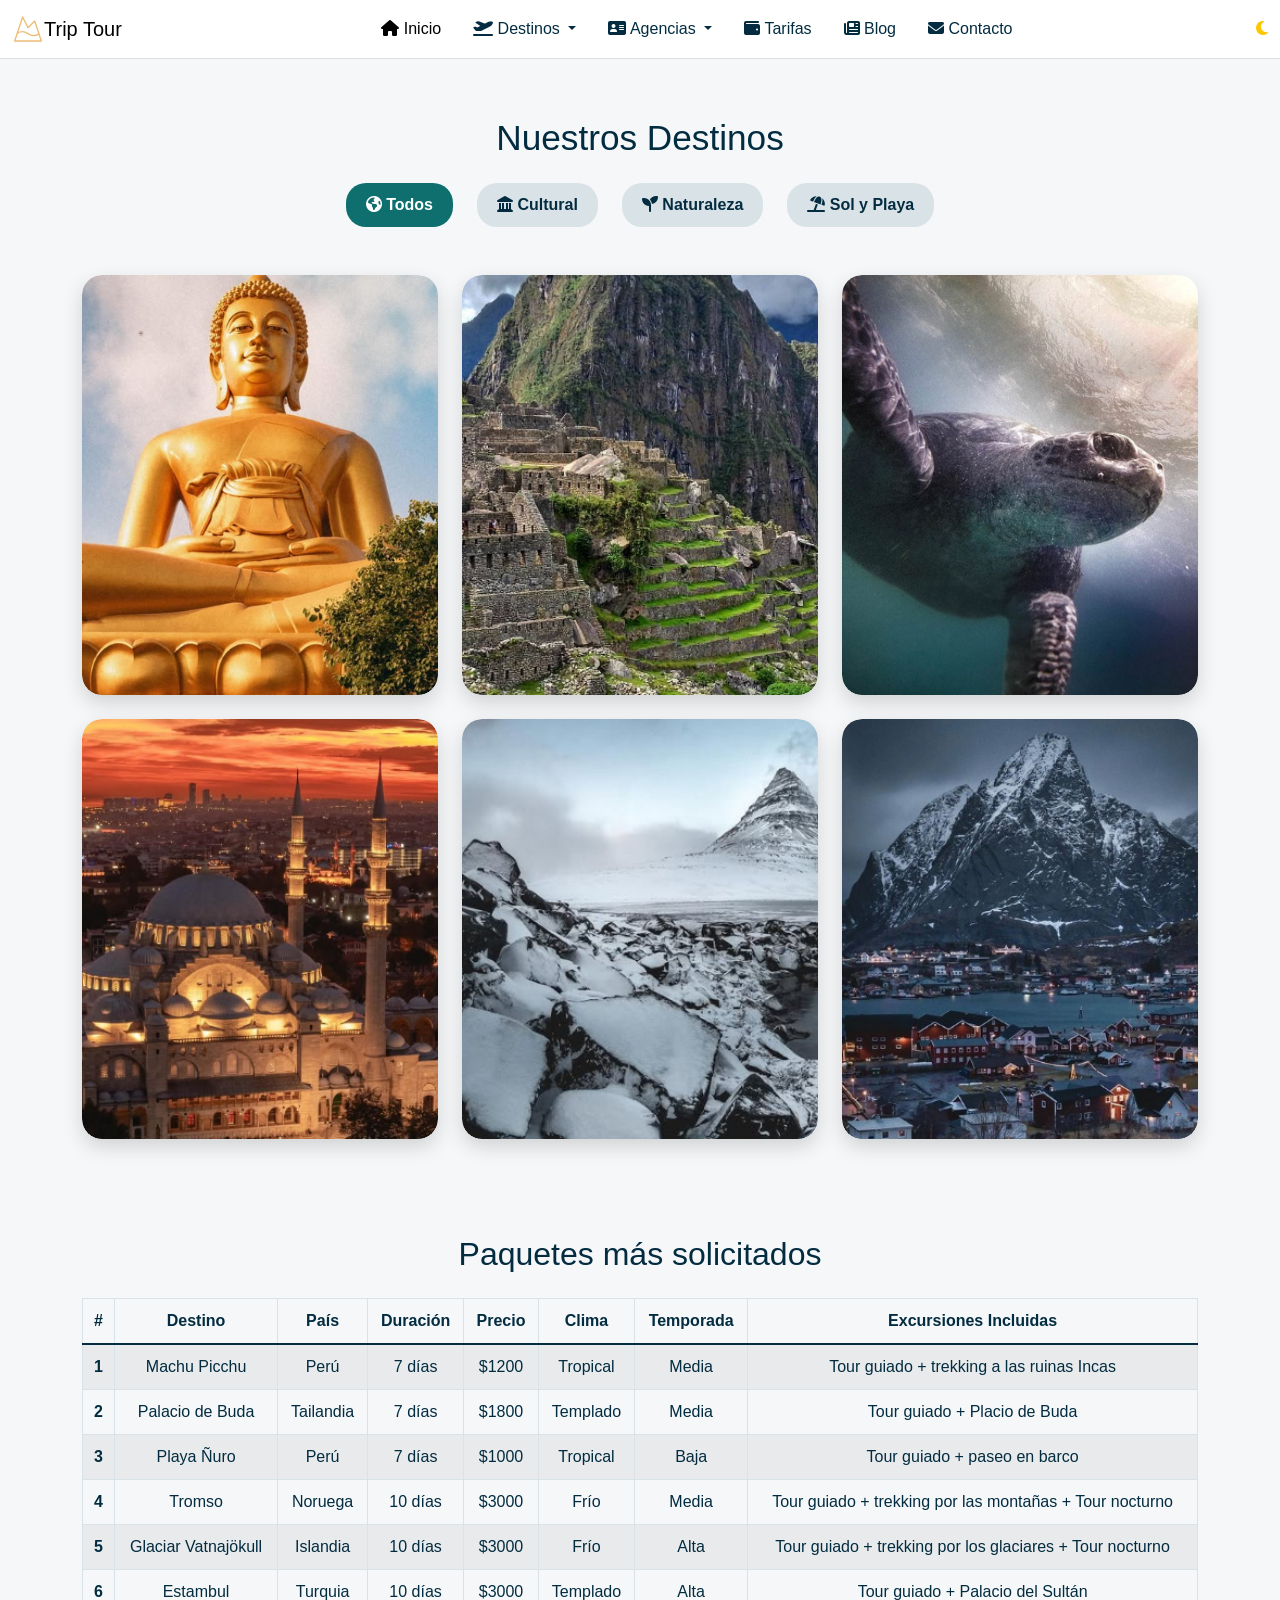
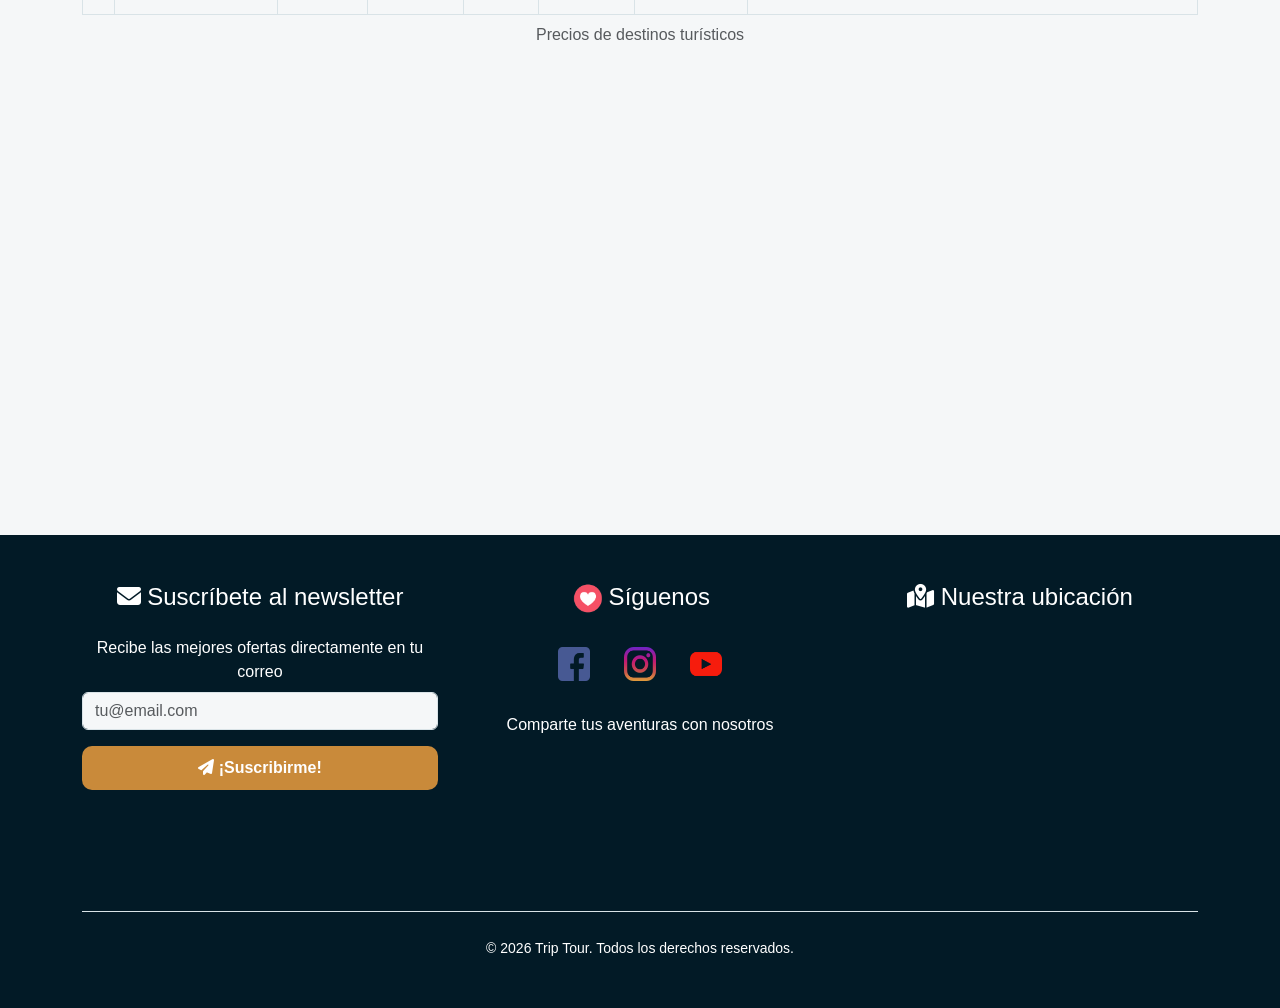
<file: destinos.html>
<!DOCTYPE html>
<html lang="en">
<head>
    <meta charset="UTF-8">
    <meta name="viewport" content="width=device-width, initial-scale=1.0">
    <title>Turismo Global - Tu Viaje Perfecto Comienza Aquí</title>
    <link rel="stylesheet" href="bootstrap-5.3.8-dist/css/bootstrap.min.css">
    <link rel="stylesheet" href="https://cdnjs.cloudflare.com/ajax/libs/font-awesome/6.5.2/css/all.min.css">
    <link rel="stylesheet" href="css/styles.css">
    <link rel="stylesheet" href="css/destinos.css">
    <link rel="icon" type="image/png" href="assets/img/logo.png">
</head>
<body data-theme="dark">
    <header class="header">
        <!-- NAVBAR -->
        <nav class="navbar navbar-expand-lg bg-body-tertiary">
            <div class="container-fluid">
                <!-- LOGO DEL SISTEMA -->
                <a class="navbar-brand d-flex align-items-center g-2" href="index.html">
                    <svg xmlns="http://www.w3.org/2000/svg" width="32" height="32" viewBox="0 0 24 24" fill="none"
                        stroke="#efbc75" stroke-width="1" stroke-linecap="round" stroke-linejoin="round">
                        <path d="m8 3 4 8 5-5 5 15H2L8 3z"></path>
                        <path d="M4.14 15.08c2.62-1.57 5.24-1.43 7.86.42 2.74 1.94 5.49 2 8.23.19"></path>
                    </svg>
                <span>Trip Tour</span>
                </a>
                <!-- MENU HAMBURGUESA -->
                <button class="navbar-toggler" type="button" data-bs-toggle="collapse" data-bs-target="#navbarNavDropdown" aria-controls="navbarNavDropdown" aria-expanded="false" aria-label="Toggle navigation">
                    <span class="navbar-toggler-icon"></span>
                </button>
                <div class="collapse navbar-collapse" id="navbarNavDropdown">
                    <ul class="navbar-nav mx-auto gap-3">
                        <li class="nav-item">
                            <a class="nav-link active" aria-current="page" href="index.html"><i class="fa-solid fa-house"></i> Inicio</a>
                        </li>
                        <li class="nav-item dropdown">
                            <a class="nav-link dropdown-toggle" href="destinos.html" role="button" data-bs-toggle="dropdown" aria-expanded="false">
                            <i class="fa-solid fa-plane-departure"></i> Destinos
                            </a>
                            <ul class="dropdown-menu">
                                <li><a class="dropdown-item" href="destinos.html">Perú</a></li>
                                <li><a class="dropdown-item" href="destinos.html">Noruega</a></li>
                                <li><a class="dropdown-item" href="destinos.html">Islandia</a></li>
                                <li><a class="dropdown-item" href="destinos.html">Tailandia</a></li>
                                <li><a class="dropdown-item" href="destinos.html">Estambul</a></li>
                            </ul>
                        </li>
                        <li class="nav-item dropdown">
                            <a class="nav-link dropdown-toggle" href="agencias.html" role="button" data-bs-toggle="dropdown" aria-expanded="false">
                            <i class="fa-solid fa-address-card"></i> Agencias
                            </a>
                            <ul class="dropdown-menu">
                                <li><a class="dropdown-item" href="agencias.html">Horizonte</a></li>
                                <li><a class="dropdown-item" href="agencias.html">Alta Pinta</a></li>
                                <li><a class="dropdown-item" href="agencias.html">Sunset</a></li>
                                <li><a class="dropdown-item" href="agencias.html">La Sierra</a></li>
                                <li><a class="dropdown-item" href="agencias.html">La Frida</a></li>
                            </ul>
                        </li>
                        <li class="nav-item">
                            <a class="nav-link" href="precios.html"><i class="fa-solid fa-wallet"></i> Tarifas</a>
                        </li>
                        <li class="nav-item">
                            <a class="nav-link" aria-current="page" href="blog.html"><i class="fa-solid fa-newspaper"></i> Blog</a>
                        </li>
                        <li class="nav-item">
                            <a class="nav-link" aria-current="page" href="contacto.html"><i class="fa-solid fa-envelope"></i> Contacto</a>
                        </li>
                    </ul>
                    <!-- MODO CLARO/OSCURO -->
                    <button id="themeToggle" class="btn btn-link nav-link p-0"><i class="fa-solid fa-moon" style="color: rgb(255, 199, 0);"></i></button>
                </div>
            </div>
        </nav>
    </header>

    <main class="snap-container">
    <!-- Seccion DESTINOS-->
        <section class="destinos py-5" aria-labelledby="titulo-destinos">
            <div class="container">
                <h1 class="text-center mb-4" id="titulo-destinos">Nuestros Destinos</h1> 
            
                <!-- FILTROS -->
                <div class="d-flex flex-wrap justify-content-center gap-4 mb-5">
                    <button class="btn btn-outline-primary filtro-btn active" data-filter="all"><i class="fa-solid fa-earth-americas"></i> Todos</button>
                    <button class="btn btn-outline-primary filtro-btn" data-filter="cultural"><i class="fa-solid fa-landmark"></i> Cultural</button>
                    <button class="btn btn-outline-primary filtro-btn" data-filter="naturaleza"><i class="fa-solid fa-seedling"></i> Naturaleza</button>
                    <button class="btn btn-outline-primary filtro-btn" data-filter="playa"><i class="fa-solid fa-umbrella-beach"></i> Sol y Playa</button>
                </div>

                <div class="row g-4 galeria">
                    <div class="col-12 col-md-6 col-lg-4 destino-item">
                        <article class="destinos-card cultural" tabindex="0" aria-label="Destino Palacio de Buda, categoría cultural">
                            <div class="card-image">
                            <img src="assets/img/tailandia.png" alt="Palacio de Buda en Tailandia" class="img-fluid"/>
                                <div class="card-overlay">
                                    <div class="card-content text-center">
                                        <h2><i class="fa-solid fa-landmark"></i>Palacio de Buda</h2>
                                        <p>Cultura y Tradición</p>
                                    </div>
                                </div>
                            </div>
                        </article>
                    </div>

                    <div class="col-12 col-md-6 col-lg-4 destino-item">
                        <article class="destinos-card naturaleza" tabindex="0" aria-label="Destino Machu Pichu, categoría naturaleza">
                            <div class="card-image">
                                <img src="assets/img/machupichu.png" alt="Machu Pichu en Perú" class="img-fluid"/>
                                <div class="card-overlay">
                                    <div class="card-content text-center">
                                        <h2><i class="fa-solid fa-seedling"></i>Machu Pichu</h2>
                                        <p>Cultura y Naturaleza</p>
                                    </div>
                                </div>
                            </div>
                        </article>
                    </div>

                    <div class="col-12 col-md-6 col-lg-4 destino-item">
                        <article class="destinos-card playa" tabindex="0" aria-label="Playa Ñuro, categoría Sol y Playas">
                            <div class="card-image">
                                <img src="assets/img/playa.png" alt="Playa Ñuro en Perú" class="img-fluid"/>
                                <div class="card-overlay">
                                    <div class="card-content text-center">
                                        <h2><i class="fa-solid fa-umbrella-beach"></i>Playa Ñuro</h2>
                                        <p>Playas y tortugas</p>
                                    </div>
                                </div>
                            </div>
                        </article>
                    </div>

                    <div class="col-12 col-md-6 col-lg-4 destino-item">
                        <article class="destinos-card cultural" tabindex="0" aria-label="Destino Estambul, categoría cultural">
                            <div class="card-image">
                                <img src="assets/img/estambul.png" alt="Estambul en Turquia" class="img-fluid"/>
                                <div class="card-overlay">
                                    <div class="card-content text-center">
                                        <h2><i class="fa-solid fa-landmark"></i>Estambul</h2>
                                        <p>Cultura y Tradición</p>
                                    </div>
                                </div>
                            </div>
                        </article>
                    </div>

                    <div class="col-12 col-md-6 col-lg-4 destino-item">
                        <article class="destinos-card naturaleza" tabindex="0" aria-label="Destino Islandia, categoría naturaleza">
                            <div class="card-image">
                                <img src="assets/img/islandia.png" alt="Glaciar Vatnajökull en Islandia" class="img-fluid"/>
                                <div class="card-overlay">
                                    <div class="card-content text-center">
                                        <h2><i class="fa-solid fa-seedling"></i>Islandia</h2>
                                        <p>Cultura y Naturaleza</p>
                                    </div>
                                </div>
                            </div>
                        </article>
                    </div>

                    <div class="col-12 col-md-6 col-lg-4 destino-item">
                        <article class="destinos-card naturaleza" tabindex="0" aria-label="Destino Noruega, categoría naturaleza">
                            <div class="card-image">
                                <img src="assets/img/noruega.png" alt="Tromso en Noruega" class="img-fluid"/>
                                <div class="card-overlay">
                                    <div class="card-content text-center">
                                        <h2><i class="fa-solid fa-seedling"></i>Noruega</h2>
                                        <p>Cultura y Naturaleza</p>
                                    </div>
                                </div>
                            </div>
                        </article>
                    </div>
                </div>
            </div>
        </section>
    <!-- Seccion TABLA DE PRECIOS -->
        <section class="snap-section precios" aria-labelledby="titulo-precios">
            <div class="container d-flex flex-column justify-content-center">
                <h2 id="titulo-precios" class="text-center mt-5 mb-4">Paquetes más solicitados</h2>

            <div class="table-responsive" tabindex="0" aria-label="Tabla de precios de destinos">
                <table class="table table-striped table-hover table-bordered table-sm align-middle tabla-destinos" >
                    <caption class="text-center mb-2">Precios de destinos turísticos</caption>
                    <thead>
                        <tr>
                            <th scope="col">#</th>
                            <th scope="col">Destino</th>
                            <th scope="col">País</th>
                            <th scope="col">Duración</th>
                            <th scope="col">Precio</th>
                            <th scope="col">Clima</th>
                            <th scope="col">Temporada</th>
                            <th scope="col">Excursiones Incluidas</th>
                        </tr>
                    </thead>
                    <tbody class="table-group-divider">
                        <tr>
                            <th scope="row">1</th>
                            <td data-label="Destino">Machu Picchu</td>
                            <td data-label="País">Perú</td>
                            <td data-label="Duración">7 días</td>
                            <td data-label="Precio">$1200</td>
                            <td data-label="Clima">Tropical</td>
                            <td data-label="Temporada">Media</td>
                            <td>Tour guiado + trekking a las ruinas Incas</td>
                        </tr>
                        <tr>
                            <th scope="row">2</th>
                            <td data-label="Destino">Palacio de Buda</td>
                            <td data-label="País">Tailandia</td>
                            <td data-label="Duración">7 días</td>
                            <td data-label="Precio">$1800</td>
                            <td data-label="Clima">Templado</td>
                            <td data-label="Temporada">Media</td>
                            <td>Tour guiado + Placio de Buda</td>
                        </tr>
                        <tr>
                            <th scope="row">3</th>
                            <td data-label="Destino">Playa Ñuro</td>
                            <td data-label="País">Perú</td>
                            <td data-label="Duración">7 días</td>
                            <td data-label="Precio">$1000</td>
                            <td data-label="Clima">Tropical</td>
                            <td data-label="Temporada">Baja</td>
                            <td>Tour guiado + paseo en barco</td>

                        </tr>
                        <tr>
                            <th scope="row">4</th>
                            <td data-label="Destino">Tromso</td>
                            <td data-label="País">Noruega</td>
                            <td data-label="Duración">10 días</td>
                            <td data-label="Precio">$3000</td>
                            <td data-label="Clima">Frío</td>
                            <td data-label="Temporada">Media</td>
                            <td>Tour guiado + trekking por las montañas + Tour nocturno</td>
                        </tr>
                        <tr>
                            <th scope="row">5</th>
                            <td data-label="Destino">Glaciar Vatnajökull</td>
                            <td data-label="País">Islandia</td>
                            <td data-label="Duración">10 días</td>
                            <td data-label="Precio">$3000</td>
                            <td data-label="Clima">Frío</td>
                            <td data-label="Temporada">Alta</td>
                            <td>Tour guiado + trekking por los glaciares + Tour nocturno</td>
                        </tr>
                        <tr>
                            <th scope="row">6</th>
                            <td data-label="Destino">Estambul</td>
                            <td data-label="País">Turquia</td>
                            <td data-label="Duración">10 días</td>
                            <td data-label="Precio">$3000</td>
                            <td data-label="Clima">Templado</td>
                            <td data-label="Temporada">Alta</td>
                            <td>Tour guiado + Palacio del Sultán</td>
                        </tr>
                    </tbody>
                </table>
            </div>
            </div>
        </section>
    </main>

    <footer class="footer py-5 mt-5">
        <div class="container">
            <div class="row gy-5 align-items-start">

            <!-- NEWSLETTER -->
                <div class="col-12 col-md-6 col-lg-4">
                    <h2 class="h4 mb-4 text-center">
                        <i class="fa-solid fa-envelope"></i>
                        Suscríbete al newsletter
                    </h2>
                    <form>
                        <label for="email" class="form-label text-center">Recibe las mejores ofertas directamente en tu correo</label>
                        <input id="email" type="email" class="form-control mb-3" placeholder="tu@email.com" required/>
                        <button class="btn btn-primary w-100" type="submit">
                            <i class="fa-solid fa-paper-plane"></i>
                            ¡Suscribirme!
                        </button>
                    </form>
                </div>

            <!-- REDES SOCIALES -->
                <div class="col-12 col-md-6 col-lg-4 text-center">
                    <h3 class="h4 mb-4">
                        <span class="icono-like"></span>
                        Síguenos
                    </h3>
                    <div class="redes d-flex justify-content-center gap-3 mb-4">
                        <a href="#" class="icono icono-facebook"></a>
                        <a href="#" class="icono icono-instagram"></a>
                        <a href="#" class="icono icono-twitter"></a>
                    </div>
                    <p class="mb-0">Comparte tus aventuras con nosotros</p>
                </div>

            <!-- MAPA -->
                <div class="col-12 col-lg-4">
                    <h3 class="h4 mb-4 text-center">
                        <i class="fa-solid fa-map-location-dot"></i>
                        Nuestra ubicación
                    </h3>
                    <div class="footer-map">
                        <iframe
                            src="https://www.google.com/maps/embed?pb=!1m18!1m12!1m3!1d3103.14561023!2d-3.70379!3d40.416775!2m3!1f0!2f0!3f0!3m2!1i1024!2i768!4f13.1!3m3!1m2!1s0x0%3A0x0!2zNDDCsDI1JzAwLjQiTiAzwrA0MicyMC44Ilc!5e0!3m2!1ses!2ses!4v1234567890"
                            width="100%"
                            height="220"
                            style="border:0; border-radius: 10px;"
                            allowfullscreen=""
                            loading="lazy">
                        </iframe>
                    </div>
                </div>
            </div>

        <!-- COPYRIGHT -->
            <div class="text-center pt-4 mt-5 border-top">
                <small>&copy; 2026 Trip Tour. Todos los derechos reservados.</small>
            </div>

        </div>
    </footer>

    <script src="bootstrap-5.3.8-dist/js/bootstrap.bundle.min.js"></script>
    <script src="https://code.jquery.com/jquery-3.7.1.min.js"></script>

    <!-- SCRIPT PARA EL CAMBIO DE TEMA A MODO CLARO/OSCURO -->
    <script>
        const toggle = document.getElementById("themeToggle");
        const root = document.documentElement;

        /* TEMA GUARDADO */
        const savedTheme = localStorage.getItem("theme");

            if (savedTheme === "dark") {
                root.setAttribute("data-bs-theme", "dark");
                toggle.innerHTML = '<i class="fa-solid fa-sun" style="color: rgb(255, 199, 0);"></i>';
            } else {
                root.setAttribute("data-bs-theme", "light");
                toggle.innerHTML = '<i class="fa-solid fa-moon" style="color: rgb(255, 199, 0);"></i>';
            }

        /* CAMBIO DE TEMA */
        toggle.addEventListener("click", () => {
            const currentTheme = root.getAttribute("data-bs-theme");
            const newTheme = currentTheme === "dark" ? "light" : "dark";
            root.setAttribute("data-bs-theme", newTheme);
            localStorage.setItem("theme", newTheme);
    
            toggle.innerHTML = newTheme === "dark" ? '<i class="fa-solid fa-sun" style="color: rgb(255, 199, 0);"></i>' : '<i class="fa-solid fa-moon" style="color: rgb(255, 199, 0);"></i>';
        });
    </script>

    <!-- SCRIPT PARA FILTROS -->
    <script>
        $(document).ready(function () {
            $(".filtro-btn").click(function () {
                const filtro = $(this).data("filter");
                $(".filtro-btn").removeClass("active");
                $(this).addClass("active");
                
                if (filtro === "all") {
                    $(".destino-item").show(0);
                }
                else {
                    $(".destino-item").hide();
                    $(".destino-item")
                        .filter(function () {
                            return $(this)
                            .find(".destinos-card")
                            .hasClass(filtro);
                        })
                    .show(0);
                }
            });
        });
    </script>

    <!-- SCRIPT PARA EFECTO ZOOM -->
    <script>
        $(document).ready(function () {
            $(".destinos-card").hover(
                function () {
                    $(this).addClass("zoom-active");
                },
                function () {
                    $(this).removeClass("zoom-active");
                }
            );
        });
    </script>
    
    <!-- SCRIPT PARA ACCESIBILIDAD POR TECLADO -->
    <script>
        document.querySelectorAll('.menu-filtros label').forEach(label => {
            label.addEventListener('keydown', (e) => {
                if (e.key === 'Enter' || e.key === ' ') {
                    e.preventDefault();
                    document.getElementById(label.getAttribute('for')).checked = true;
                }
            });
        });
    </script>
</body>
</html>
</file>
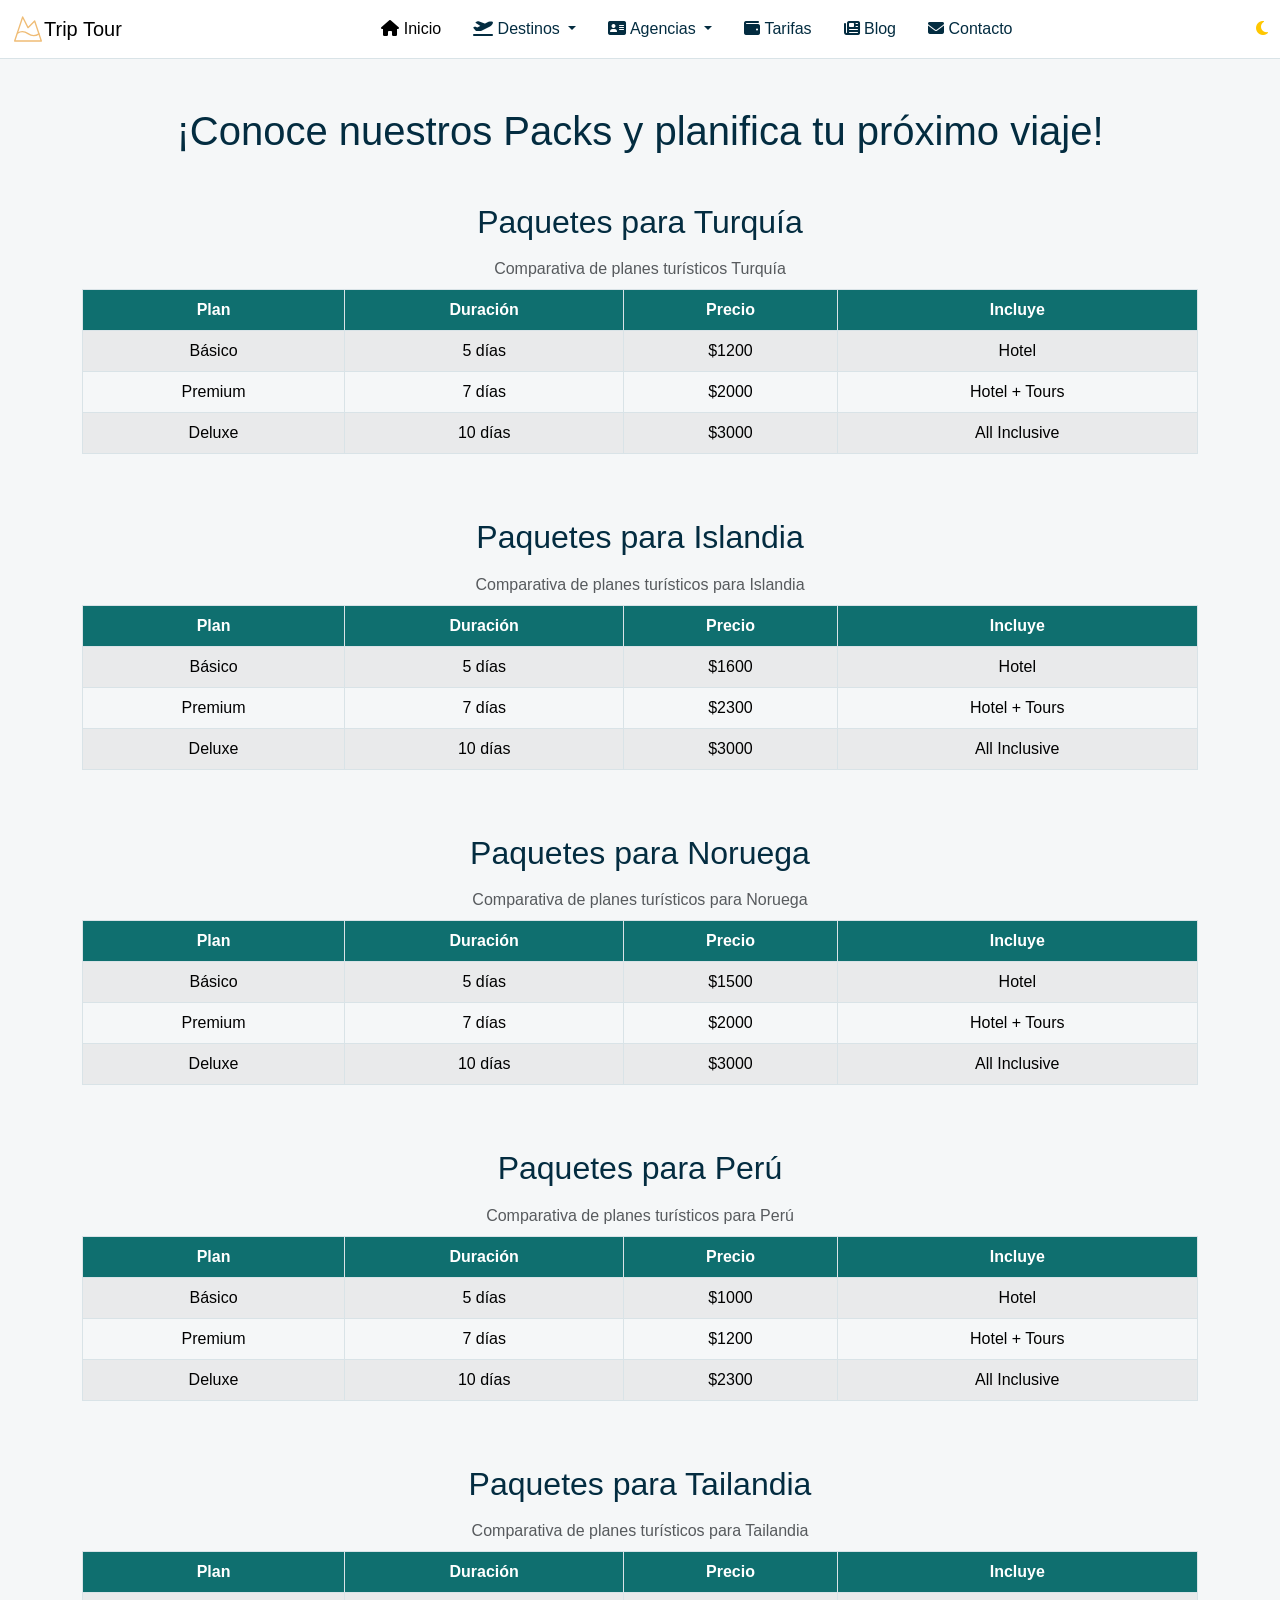
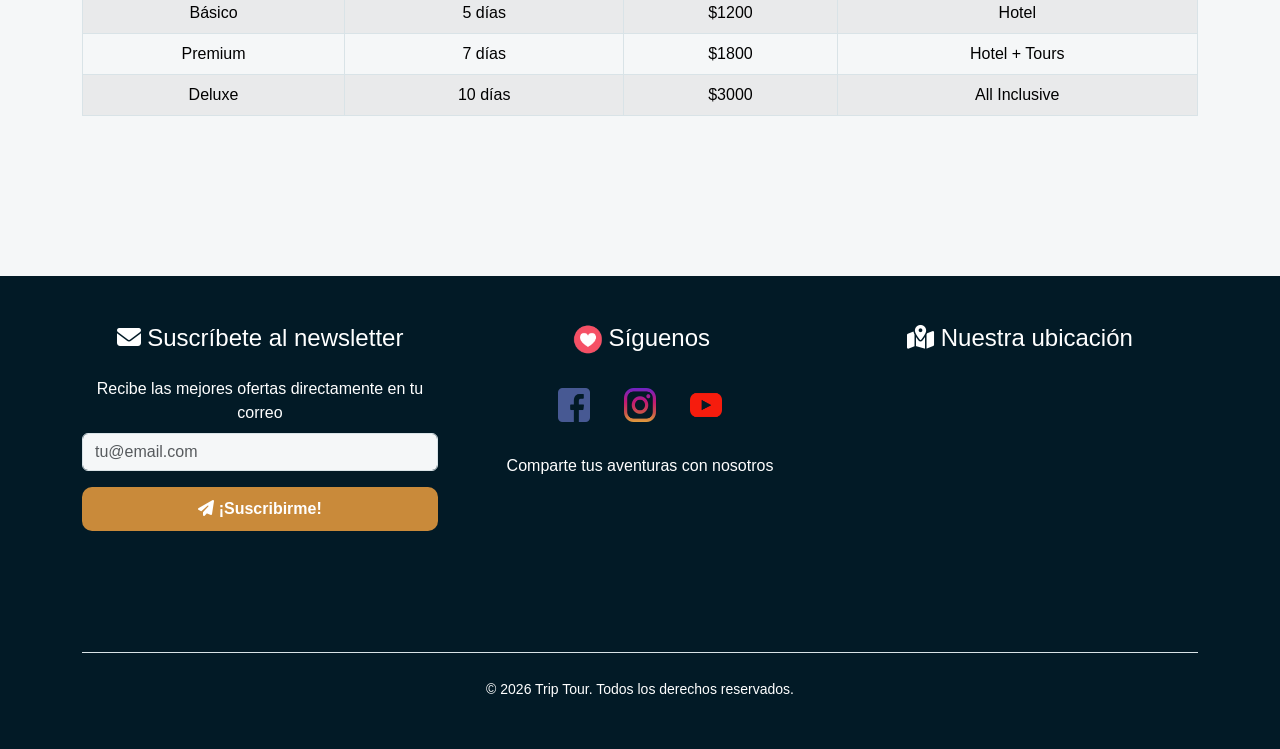
<file: precios.html>
<!DOCTYPE html>
<html lang="en">
<head>
    <meta charset="UTF-8">
    <meta name="viewport" content="width=device-width, initial-scale=1.0">
    <title>Turismo Global - Tu Viaje Perfecto Comienza Aquí</title>
    <link rel="stylesheet" href="bootstrap-5.3.8-dist/css/bootstrap.min.css">
    <link rel="stylesheet" href="https://cdnjs.cloudflare.com/ajax/libs/font-awesome/6.5.2/css/all.min.css">
    <link rel="stylesheet" href="css/styles.css">
    <link rel="stylesheet" href="css/precios.css">
    <link rel="icon" type="image/png" href="assets/img/logo.png">
</head>
<body data-theme="dark">
    <header class="header">
        <!-- NAVBAR -->
        <nav class="navbar navbar-expand-lg bg-body-tertiary">
            <div class="container-fluid">
                <!-- LOGO DEL SISTEMA -->
                <a class="navbar-brand d-flex align-items-center g-2" href="index.html">
                    <svg xmlns="http://www.w3.org/2000/svg" width="32" height="32" viewBox="0 0 24 24" fill="none"
                        stroke="#efbc75" stroke-width="1" stroke-linecap="round" stroke-linejoin="round">
                        <path d="m8 3 4 8 5-5 5 15H2L8 3z"></path>
                        <path d="M4.14 15.08c2.62-1.57 5.24-1.43 7.86.42 2.74 1.94 5.49 2 8.23.19"></path>
                    </svg>
                <span>Trip Tour</span>
                </a>
                <!-- MENU HAMBURGUESA -->
                <button class="navbar-toggler" type="button" data-bs-toggle="collapse" data-bs-target="#navbarNavDropdown" aria-controls="navbarNavDropdown" aria-expanded="false" aria-label="Toggle navigation">
                    <span class="navbar-toggler-icon"></span>
                </button>
                <div class="collapse navbar-collapse" id="navbarNavDropdown">
                    <ul class="navbar-nav mx-auto gap-3">
                        <li class="nav-item">
                            <a class="nav-link active" aria-current="page" href="index.html"><i class="fa-solid fa-house"></i> Inicio</a>
                        </li>
                        <li class="nav-item dropdown">
                            <a class="nav-link dropdown-toggle" href="destinos.html" role="button" data-bs-toggle="dropdown" aria-expanded="false">
                            <i class="fa-solid fa-plane-departure"></i> Destinos
                            </a>
                            <ul class="dropdown-menu">
                                <li><a class="dropdown-item" href="destinos.html">Perú</a></li>
                                <li><a class="dropdown-item" href="destinos.html">Noruega</a></li>
                                <li><a class="dropdown-item" href="destinos.html">Islandia</a></li>
                                <li><a class="dropdown-item" href="destinos.html">Tailandia</a></li>
                                <li><a class="dropdown-item" href="destinos.html">Estambul</a></li>
                            </ul>
                        </li>
                        <li class="nav-item dropdown">
                            <a class="nav-link dropdown-toggle" href="agencias.html" role="button" data-bs-toggle="dropdown" aria-expanded="false">
                            <i class="fa-solid fa-address-card"></i> Agencias
                            </a>
                            <ul class="dropdown-menu">
                                <li><a class="dropdown-item" href="agencias.html">Horizonte</a></li>
                                <li><a class="dropdown-item" href="agencias.html">Alta Pinta</a></li>
                                <li><a class="dropdown-item" href="agencias.html">Sunset</a></li>
                                <li><a class="dropdown-item" href="agencias.html">La Sierra</a></li>
                                <li><a class="dropdown-item" href="agencias.html">La Frida</a></li>
                            </ul>
                        </li>
                        <li class="nav-item">
                            <a class="nav-link" href="precios.html"><i class="fa-solid fa-wallet"></i> Tarifas</a>
                        </li>
                        <li class="nav-item">
                            <a class="nav-link" aria-current="page" href="blog.html"><i class="fa-solid fa-newspaper"></i> Blog</a>
                        </li>
                        <li class="nav-item">
                            <a class="nav-link" aria-current="page" href="contacto.html"><i class="fa-solid fa-envelope"></i> Contacto</a>
                        </li>
                    </ul>
                    <!-- MODO CLARO/OSCURO -->
                    <button id="themeToggle" class="btn btn-link nav-link p-0"><i class="fa-solid fa-moon" style="color: rgb(255, 199, 0);"></i></button>
                </div>
            </div>
        </nav>
    </header>

    <main>
        <section class="precios py-5 d-flex flex-column justify-content-center align-items-center" aria-labelledby="titulo-precios">
            <div class="container">
                <h1 id="titulo-precios" class="text-center mb-5">¡Conoce nuestros Packs y planifica tu próximo viaje!</h1>

                <div class="mb-5">
                    <h2 class="text-center">Paquetes para Turquía</h2>
                    <div class="table-responsive">
                        <table class="table table-striped table-hover table-bordered align-middle text-center tabla-precios">
                            <caption class="text-center">Comparativa de planes turísticos Turquía</caption>
                            <thead class="table">
                                <tr>
                                    <th scope="col">Plan</th>
                                    <th scope="col">Duración</th>
                                    <th scope="col">Precio</th>
                                    <th scope="col">Incluye</th>
                                </tr>
                            </thead>
                            <tbody>
                                <tr>
                                    <td data-label="Plan" data-bs-toggle="tooltip" title="Ideal para viajes económicos" aria-label="Plan Básico">Básico</td>
                                    <td data-label="Duración" aria-label="Duración 5 días">5 días</td>
                                    <td data-label="Precio" data-bs-toggle="tooltip" title="Precio por persona" aria-label="Precio 1200 dólares">$1200</td>
                                    <td data-label="Incluye">Hotel</td>
                                </tr>
                                <tr>
                                    <td data-label="Plan" data-bs-toggle="tooltip" title="Incluye actividades guiadas" aria-label="Plan Premium">Premium</td>
                                    <td data-label="Duración" aria-label="Duración 7 días">7 días</td>
                                    <td data-label="Precio" data-bs-toggle="tooltip" title="Precio por persona" aria-label="Precio 2000 dólares">$2000</td>
                                    <td data-label="Incluye">Hotel + Tours</td>
                                </tr>
                                <tr>
                                    <td data-label="Plan" data-bs-toggle="tooltip" title="Experiencia completa de lujo" aria-label="Plan Deluxe">Deluxe</td>
                                    <td data-label="Duración" aria-label="Duración 10 días">10 días</td>
                                    <td data-label="Precio" data-bs-toggle="tooltip" title="Precio por persona" aria-label="Precio 3000 dólares">$3000</td>
                                    <td data-label="Incluye">All Inclusive</td>
                                </tr>
                            </tbody>
                        </table>
                    </div>
                </div>

                <div class="mb-5">
                    <h2 class="text-center mt-5">Paquetes para Islandia</h2>
                    <div class="table-responsive">
                        <table class="table table-striped table-hover table-bordered align-middle text-center tabla-precios">
                            <caption class="text-center">Comparativa de planes turísticos para Islandia</caption>
                            <thead class="table">
                                <tr>
                                    <th scope="col">Plan</th>
                                    <th scope="col">Duración</th>
                                    <th scope="col">Precio</th>
                                    <th scope="col">Incluye</th>
                                </tr>
                            </thead>
                            <tbody>
                                <tr>
                                    <td data-label="Plan" data-bs-toggle="tooltip" title="Ideal para viajes económicos" aria-label="Plan Básico">Básico</td>
                                    <td data-label="Duración" aria-label="Duración 5 días">5 días</td>
                                    <td data-label="Precio" data-bs-toggle="tooltip" title="Precio por persona" aria-label="Precio 1600 dólares">$1600</td>
                                    <td data-label="Incluye">Hotel</td>
                                </tr>
                                <tr>
                                    <td data-label="Plan" data-bs-toggle="tooltip" title="Incluye actividades guiadas" aria-label="Plan Premium">Premium</td>
                                    <td data-label="Duración" aria-label="Duración 7 días">7 días</td>
                                    <td data-label="Precio" data-bs-toggle="tooltip" title="Precio por persona" aria-label="Precio 2300 dólares">$2300</td>
                                    <td data-label="Incluye">Hotel + Tours</td>
                                </tr>
                                <tr>
                                    <td data-label="Plan" data-bs-toggle="tooltip" title="Experiencia completa de lujo" aria-label="Plan Deluxe">Deluxe</td>
                                    <td data-label="Duración" aria-label="Duración 10 días">10 días</td>
                                    <td data-label="Precio" data-bs-toggle="tooltip" title="Precio por persona" aria-label="Precio 3000 dólares">$3000</td>
                                    <td data-label="Incluye">All Inclusive</td>
                                </tr>
                            </tbody>
                        </table>
                    </div>
                </div>

                <div class="mb-5">
                    <h2 class="text-center mt-5">Paquetes para Noruega</h2>
                    <div class="table-responsive">
                        <table class="table table-striped table-hover table-bordered align-middle text-center tabla-precios">
                            <caption class="text-center">Comparativa de planes turísticos para Noruega</caption>
                            <thead class="table">
                                <tr>
                                    <th scope="col">Plan</th>
                                    <th scope="col">Duración</th>
                                    <th scope="col">Precio</th>
                                    <th scope="col">Incluye</th>
                                </tr>
                            </thead>
                            <tbody>
                                <tr>
                                    <td data-label="Plan" data-bs-toggle="tooltip" title="Ideal para viajes económicos" aria-label="Plan Básico">Básico</td>
                                    <td data-label="Duración" aria-label="Duración 5 días">5 días</td>
                                    <td data-label="Precio" data-bs-toggle="tooltip" title="Precio por persona" aria-label="Precio 1500 dólares">$1500</td>
                                    <td data-label="Incluye">Hotel</td>
                                </tr>
                                <tr>
                                    <td data-label="Plan" data-bs-toggle="tooltip" title="Incluye actividades guiadas" aria-label="Plan Premium">Premium</td>
                                    <td data-label="Duración" aria-label="Duración 7 días">7 días</td>
                                    <td data-label="Precio" data-bs-toggle="tooltip" title="Precio por persona" aria-label="Precio 2000 dólares">$2000</td>
                                    <td data-label="Incluye">Hotel + Tours</td>
                                </tr>
                                <tr>
                                    <td data-label="Plan" data-bs-toggle="tooltip" title="Experiencia completa de lujo" aria-label="Plan Deluxe">Deluxe</td>
                                    <td data-label="Duración" aria-label="Duración 10 días">10 días</td>
                                    <td data-label="Precio" data-bs-toggle="tooltip" title="Precio por persona" aria-label="Precio 3000 dólares">$3000</td>
                                    <td data-label="Incluye">All Inclusive</td>
                                </tr>
                            </tbody>
                        </table>
                    </div>
                </div>

                <div class="mb-5">
                    <h2 class="text-center mt-5">Paquetes para Perú</h2>
                    <div class="table-responsive">
                        <table class="table table-striped table-hover table-bordered align-middle text-center tabla-precios">
                            <caption class="text-center">Comparativa de planes turísticos para Perú</caption>
                            <thead class="table">
                                <tr>
                                    <th scope="col">Plan</th>
                                    <th scope="col">Duración</th>
                                    <th scope="col">Precio</th>
                                    <th scope="col">Incluye</th>
                                </tr>
                            </thead>
                            <tbody>
                                <tr>
                                    <td data-label="Plan" data-bs-toggle="tooltip" title="Ideal para viajes económicos" aria-label="Plan Básico">Básico</td>
                                    <td data-label="Duración" aria-label="Duración 5 días">5 días</td>
                                    <td data-label="Precio" data-bs-toggle="tooltip" title="Precio por persona" aria-label="Precio 1000 dólares">$1000</td>
                                    <td data-label="Incluye">Hotel</td>
                                </tr>
                                <tr>
                                    <td data-label="Plan" data-bs-toggle="tooltip" title="Incluye actividades guiadas" aria-label="Plan Premium">Premium</td>
                                    <td data-label="Duración" aria-label="Duración 7 días">7 días</td>
                                    <td data-label="Precio" data-bs-toggle="tooltip" title="Precio por persona" aria-label="Precio 1200 dólares">$1200</td>
                                    <td data-label="Incluye" data-bs-toggle="tooltip" title="Incluye Tour por Machu Pichu">Hotel + Tours</td>
                                </tr>
                                <tr>
                                    <td data-label="Plan" data-bs-toggle="tooltip" title="Experiencia completa de lujo" aria-label="Plan Deluxe">Deluxe</td>
                                    <td data-label="Duración" aria-label="Duración 10 días">10 días</td>
                                    <td data-label="Precio" data-bs-toggle="tooltip" title="Precio por persona" aria-label="Precio 2300 dólares">$2300</td>
                                    <td data-label="Incluye" data-bs-toggle="tooltip" title="Incluye Tour por Machu Pichu y la playa Ñuro">All Inclusive</td>
                                </tr>
                            </tbody>
                        </table>
                    </div>
                </div>

                <div class="mb-5">
                    <h2 class="text-center mt-5">Paquetes para Tailandia</h2>
                    <div class="table-responsive">
                        <table class="table table-striped table-hover table-bordered align-middle text-center tabla-precios">
                            <caption class="text-center">Comparativa de planes turísticos para Tailandia</caption>
                            <thead class="table">
                                <tr>
                                    <th scope="col">Plan</th>
                                    <th scope="col">Duración</th>
                                    <th scope="col">Precio</th>
                                    <th scope="col">Incluye</th>
                                </tr>
                            </thead>
                            <tbody>
                                <tr>
                                    <td data-label="Plan" data-bs-toggle="tooltip" title="Ideal para viajes económicos" aria-label="Plan Básico">Básico</td>
                                    <td data-label="Duración" aria-label="Duración 5 días">5 días</td>
                                    <td data-label="Precio" data-bs-toggle="tooltip" title="Precio por persona" aria-label="Precio 1200 dólares">$1200</td>
                                    <td data-label="Incluye">Hotel</td>
                                </tr>
                                <tr>
                                    <td data-label="Plan" data-bs-toggle="tooltip" title="Incluye actividades guiadas" aria-label="Plan Premium">Premium</td>
                                    <td data-label="Duración" aria-label="Duración 7 días">7 días</td>
                                    <td data-label="Precio" data-bs-toggle="tooltip" title="Precio por persona" aria-label="Precio 1800 dólares">$1800</td>
                                    <td data-label="Incluye">Hotel + Tours</td>
                                </tr>
                                <tr>
                                    <td data-label="Plan" data-bs-toggle="tooltip" title="Experiencia completa de lujo" aria-label="Plan Deluxe">Deluxe</td>
                                <td data-label="Duración" aria-label="Duración 10 días">10 días</td>
                                    <td data-label="Precio" data-bs-toggle="tooltip" title="Precio por persona" aria-label="Precio 3000 dólares">$3000</td>
                                    <td data-label="Incluye">All Inclusive</td>
                                </tr>
                            </tbody>
                        </table>
                    </div>
                </div>
            </div>
        </section>
    </main>

    <footer class="footer py-5 mt-5">
        <div class="container">
            <div class="row gy-5 align-items-start">

            <!-- NEWSLETTER -->
                <div class="col-12 col-md-6 col-lg-4">
                    <h2 class="h4 mb-4 text-center">
                        <i class="fa-solid fa-envelope"></i>
                        Suscríbete al newsletter
                    </h2>
                    <form>
                        <label for="email" class="form-label text-center">Recibe las mejores ofertas directamente en tu correo</label>
                        <input id="email" type="email" class="form-control mb-3" placeholder="tu@email.com" required/>
                        <button class="btn btn-primary w-100" type="submit">
                            <i class="fa-solid fa-paper-plane"></i>
                            ¡Suscribirme!
                        </button>
                    </form>
                </div>

            <!-- REDES SOCIALES -->
                <div class="col-12 col-md-6 col-lg-4 text-center">
                    <h3 class="h4 mb-4">
                        <span class="icono-like"></span>
                        Síguenos
                    </h3>
                    <div class="redes d-flex justify-content-center gap-3 mb-4">
                        <a href="#" class="icono icono-facebook"></a>
                        <a href="#" class="icono icono-instagram"></a>
                        <a href="#" class="icono icono-twitter"></a>
                    </div>
                    <p class="mb-0">Comparte tus aventuras con nosotros</p>
                </div>

            <!-- MAPA -->
                <div class="col-12 col-lg-4">
                    <h3 class="h4 mb-4 text-center">
                        <i class="fa-solid fa-map-location-dot"></i>
                        Nuestra ubicación
                    </h3>
                    <div class="footer-map">
                        <iframe
                            src="https://www.google.com/maps/embed?pb=!1m18!1m12!1m3!1d3103.14561023!2d-3.70379!3d40.416775!2m3!1f0!2f0!3f0!3m2!1i1024!2i768!4f13.1!3m3!1m2!1s0x0%3A0x0!2zNDDCsDI1JzAwLjQiTiAzwrA0MicyMC44Ilc!5e0!3m2!1ses!2ses!4v1234567890"
                            width="100%"
                            height="220"
                            style="border:0; border-radius: 10px;"
                            allowfullscreen=""
                            loading="lazy">
                        </iframe>
                    </div>
                </div>
            </div>

        <!-- COPYRIGHT -->
            <div class="text-center pt-4 mt-5 border-top">
                <small>&copy; 2026 Trip Tour. Todos los derechos reservados.</small>
            </div>

        </div>
    </footer>

    <script src="bootstrap-5.3.8-dist/js/bootstrap.bundle.min.js"></script>
    <script src="https://code.jquery.com/jquery-3.7.1.min.js"></script>

    <!-- SCRIPT PARA EL CAMBIO DE TEMA A MODO CLARO/OSCURO -->
    <script>
        const toggle = document.getElementById("themeToggle");
        const root = document.documentElement;
        const savedTheme = localStorage.getItem("theme");

            if (savedTheme === "dark") {
                root.setAttribute("data-bs-theme", "dark");
                toggle.innerHTML = '<i class="fa-solid fa-sun" style="color: rgb(255, 199, 0);"></i>';
            } else {
                root.setAttribute("data-bs-theme", "light");
                toggle.innerHTML = '<i class="fa-solid fa-moon" style="color: rgb(255, 199, 0);"></i>';
            }

        toggle.addEventListener("click", () => {
            const currentTheme = root.getAttribute("data-bs-theme");
            const newTheme = currentTheme === "dark" ? "light" : "dark";
            root.setAttribute("data-bs-theme", newTheme);
            localStorage.setItem("theme", newTheme);
            toggle.innerHTML = newTheme === "dark" ? '<i class="fa-solid fa-sun" style="color: rgb(255, 199, 0);"></i>' : '<i class="fa-solid fa-moon" style="color: rgb(255, 199, 0);"></i>';
        });
    </script>

    <!-- SCRIPT PARA TOOLTIPS -->
    <script>
        $(document).ready(function () {
            $('[data-bs-toggle="tooltip"]').tooltip();
        });
    </script>
</body>
</html>
</file>
<file: css/styles.css>
* {
    box-sizing: border-box;
}
body {
    margin: 0;
    padding: 0;
    overflow-x: hidden;
    font-family: 'Segoe UI', Tahoma, Geneva, Verdana, sans-serif;
    background-color: var(--bs-body-bg);
    color: var(--bs-body-color);
    transition: background-color 0.6s ease, color 0.6s ease;
}

/* ===================== PALETA PERSONAL ===================== */
:root {
    --bg-color: #f5f7f8;
    --text-color: #032c40;
    --primary: #0f6f6f;
    --primary-hover: #0b5c5c;
    --accent: #c98a3a;
    --surface: #ffffff;
    --surface-alt: #eef3f5;
    --dark-footer: #021a26;
    --rating-star: #ffd166;
    --number: #8a5a1f;

     /* BOOTSTRAP */

    --bs-body-bg: var(--bg-color);
    --bs-body-color: var(--text-color);
    --bs-primary: var(--primary);
    --bs-primary-rgb: 15,111,111;
    --bs-border-color: #d9e3e7;
}

/* ==================== DARK MODE ====================== */

[data-bs-theme="dark"] {
    --bg-color: #0b2230;
    --text-color: #f2f6f8;
    --primary: #1f7a73;
    --primary-hover: #8ae6d9;
    --accent: #e0a85a;
    --surface: #153a4a;
    --surface-alt: #1d4b5e;
    --rating-star: #ffd166;
    --number: #ffa639;

    /* BOOTSTRAP */

    --bs-body-bg: var(--bg-color);
    --bs-body-color: var(--text-color);
    --bs-primary: var(--primary);
    --bs-primary-rgb: 31,122,115;
    --bs-border-color: #295061;
}

/* =================== HERO ====================== */

.hero {
    position: relative;
    min-height: 94vh;
    overflow: hidden;
}
.hero::before {
    content: "";
    position: absolute;
    inset: 0;
    background: rgba(4, 22, 30, 0.647);
    z-index: 2;
}
.hero-video {
    position: absolute;
    width: 100%;
    height: 100%;
    object-fit: cover;
    z-index: 0;
}

.hero-content {
    position: relative;
    z-index: 3;
}
.hero-content h1 {    
    font-size: 4rem;
    line-height: 1.1;
    margin-bottom: 10px;
    text-transform: uppercase;
    font-weight: 800;
    color: white;

}
.hero-content p {
    font-size: 1.5rem;
    line-height: 1.6;
    letter-spacing: 1px;
    max-width: 600px;
    margin: 10px auto;
    color: white;
}
#heroTitle{
    opacity: 0;
}
#typingText {
    min-height: 40px;
}

/* =================== NAVBAR ====================== */

.navbar {
    background-color: var(--surface) !important;
    border-bottom: 1px solid var(--bs-border-color);
    transition: all 0.4s ease;

}

.nav-link {
    transition: color 0.3s ease;
    color: var(--text-color);
    font-weight: 500;
}
.nav-link:hover {
    color: var(--primary-hover);
}

.dropdown-menu {
    border: 1px solid var(--bs-border-color);
    border-radius: 12px;
}

/* ==================== DESTINOS CARDS ===================== */

.destinos-content {
    padding: 20px 60px;
}
.destinos-content h2 {
    padding: 40px 20px;
    color: var(--text-color);
    font-size: 2.5rem;
}

.card {
    border: 1px solid var(--bs-border-color);
    transition:
        transform 0.3s ease,
        box-shadow 0.3s ease;
}
.card:hover {
    transform: translateY(-4px);
    box-shadow: 0 10px 30px rgba(0,0,0,0.08);
}
.destinos-card { 
    border-radius: 150px 150px 10px 10px;
    overflow: hidden;
    box-shadow: 0 8px 20px rgba(0,0,0,0.15);
    height: 500px;
}
.destinos-card:hover {
    transform: translateY(-5px) scale(1.05);
    box-shadow: 0px 10px 20px var(--accent);
}
.card-image {
    position: relative;
    width: 100%; 
    height: 100%;
    display: flex;
    align-items: flex-end;
}
.card-image img {
    width: 100%;
    height: 100%;
    object-fit: cover;
    transition: transform 0.6s ease;
}
.card-content{
    position: relative;
    padding: 2rem;
    width: 100%;
    color: var(--white);
}
.card-content h3 {
    font-size: 1.6rem;
}
.card-content p {
    font-size: 1rem;
}
.texto-precio {
    color: #dafdbd;
    font-weight: bold;
    font-size: 1.7rem;
}
.card-overlay {
    position: absolute;
    inset: 0;
    display: flex;
    align-items: flex-end;
    background: linear-gradient(to top, rgba(3, 44, 64, 0.95) 0%, rgba(3, 44, 64, 0.7) 20%, rgba(3, 44, 64, 0.3) 60%, transparent 100%);
}

/* ==================== CONTADOR ===================== */

.stats {
    background-color: var(--surface);
    padding: 6rem 1rem;
    font-size: 2rem;
}

.counter-box {
    max-width: 800px;
    margin: auto;
}

.stats-title {
    font-size: 1.5rem;
    text-transform: uppercase;
    letter-spacing: 2px;
    opacity: 0.9;
}

.stats-title i {
    margin-right: 10px;
    color: var(--accent);
}

.stats p {
    font-size: 1.5rem;
    max-width: 700px;
    margin-inline: auto;
    opacity: 0.90;
}
.counter-numbers span {
    font-size: 6rem;
    font-weight: 800;
    color: var(--number);
    line-height: 80px;
    height: 80px;
}

/* ==================== CARRUSEL ===================== */

.testimonios {
    background-color: var(--bg-color);
}
.testimonios h2 {
    color: var(--text-color);
    font-size: 2.5rem;
}
.testimonio-card {
    max-width: 800px;
    padding: 3rem 2rem;
    background-color: var(--surface);
    border-radius: 24px;
    border: 1px solid var(--bs-border-color);
    box-shadow:0 10px 30px rgba(0,0,0,0.08);
}
.testimonio-card p {
    font-size: 1.2rem;
    line-height: 1.8;
}
.testimonio-card i {
    color: var(--accent);
    margin-right: 8px;
}
.carousel-indicators [data-bs-target] {
    width: 12px;
    height: 12px;
    border-radius: 50%;
    background-color: var(--accent);
}
.carousel-control-prev,
.carousel-control-next {
    filter: brightness(0);
}
[data-bs-theme="dark"]
.carousel-control-prev,
[data-bs-theme="dark"]
.carousel-control-next {
    filter: brightness(0) invert(1);
}

/* ==================== FOOTER ===================== */

.footer {
    background-color: var(--dark-footer);
    color: white;
    padding: 60px 5%;
}
.footer .form-suscripcion input{
    background-color: rgb(218, 218, 218);
    border: 0;
    padding: 8px;
    border-radius: 10px;
}

/* ==================== BOTONES ===================== */

.btn-primary {
    background-color: var(--accent);
    border-color: var(--accent);
    border: none;
    font-weight: bold;
    padding: 10px 10px;
    border-radius: 10px;
}
.btn-primary:hover {
    background-color: var(--primary);
    border-color: var(--primary);
}

/* SNAP SCROLL*/
html {
    scroll-snap-type: y proximity;
    scroll-behavior: smooth;
}
.snap-section {
    min-height: 100vh;
    scroll-snap-align: start;
}

/* =============== SPRITE =============*/
.redes {
    display: flex;
}

.icono {
    width: 50px;
    height: 50px;
    background-size: 150px 150px;
    background-image: url("../assets/img/sprite-redes.png");
    background-repeat: no-repeat;
}

.icono-facebook {
    background-position: -50px 0;
}
.icono-instagram {
    background-position: -0 0;
}
.icono-twitter {
    background-position: 0 -50px;
}

.icono-btn{
    display:inline-block;
    width:32px;
    height:32px;
    background-image:url("../assets/img/sprite-button.png");
    background-repeat:no-repeat;
    background-size:300px 300px;
    background-position:-118px -80px;
    vertical-align:middle;
}

.icono-like{
    display:inline-block;
    width:32px;
    height:32px;
    background-image:url("../assets/img/sprite-icons.png");
    background-repeat:no-repeat;
    background-size:100px 100px;
    background-position: 3px -35px;
    vertical-align:middle;
}

/* RESPONSIVE */
@media (max-width: 768px) {

    .destinos-content {
        padding: 20px;
    }
    .destinos-card {
        height: auto;
    }

    .card-image img {
        height: 250px;
    }

    .hero-content h1 {
        font-size: 2rem;
    }

    .hero-content p {
        font-size: 1rem;
    }

    .counter-numbers span {
        font-size: 4rem;
    }
    
    .slider-container {
        max-width: 100%;
        padding: 10px;
    }

}
</file>
<file: css/agencias.css>
.card-agencia {
    width: 250px;
    height: 250px;
    perspective: 1000px;
    transition: transform 0.3s ease;
    margin-top: 30px;
    cursor: pointer;
}

.card-agencia:hover {
    transform: translateY(-10px);
}

.card-inner {
    width: 100%;
    height: 100%;
    position: relative;
    transform-style: preserve-3d;
    transition: transform 0.6s;
}
.card-agencia.flipped .card-inner {
    transform: rotateY(180deg);
}

.card-front,
.card-back {
    position: absolute;
    inset: 0;
    backface-visibility: hidden;
    border-radius: 12px;
    overflow: hidden;
    clip-path: polygon(
        25% 0%, 75% 0%, 
        100% 50%, 
        75% 100%, 25% 100%, 
        0% 50%
    );
    display: flex; /* ← AGREGADO */
    align-items: center;
    justify-content: center;
}

.card-front img {
    width: 100%;
    height: 100%;
    object-fit: cover;
}

.card-back {
    background: var(--primary);
    color: white;
    transform: rotateY(180deg);
    padding: 20px;
    box-sizing: border-box; /* ← AGREGADO */
    pointer-events: none; /* ← BLOQUEA clicks en todo el back */
}
.card-back h2 {
    font-size: 1.3rem;
    font-weight: bold;
    cursor: pointer; /* ← Para cerrar */
}
.card-back p {
    cursor: pointer; /* ← Para cerrar */
}


/* ================== SISTEMA DE RATING ================== */
.rating {
    display: flex;
    flex-direction: row-reverse;
    justify-content: center;
    border: none;
    pointer-events: auto; /* ← PERMITE clicks solo en estrellas */
}
.rating input,
.rating legend {
    display: none;
}

.rating label {
    font-size: 30px;
    color: var(--white);
    cursor: pointer;
    transition: transform 0.3s ease, color 0.3s ease;
    pointer-events: auto; /* ← ESPECÍFICO para labels */
}

.rating label:hover,
.rating label:hover ~ label {
    color: var(--rating-star);
    transform: scale(1.2);
}
.rating input:checked + label,
.rating input:checked ~ label {
    color: var(--rating-star); /* ← Mantiene estrellas seleccionadas */
}

.nav-link:focus-visible,
.card-agencia:focus-visible,
logo:focus-visible {
    outline: 3px solid var(--accent);
    outline-offset: 4px;
}
</file>
<file: css/blog.css>
.blog-grid {
    display: grid;
    grid-template-columns: repeat(12, 1fr);
    gap: 20px;
}
/* Cards */
.post {
    overflow: hidden;
    border-radius: 20px;
    transition: 0.3s ease;
    height: 100%;
    background-color: var(--surface-alt);
}
.post:hover {
    transform: translateY(-5px);
    box-shadow: 0 15px 30px rgba(0,0,0,0.2);
}
.post img {
    width: 100%;
    height: 200px;
    object-fit: cover;
}
/* Layout revista */
.post-principal{
    grid-column: span 8;
}
.post-normal {
    grid-column: span 4;
}
.post-secundario {
    grid-column: span 6;
}
.post-pequeño{
    grid-column: span 2;
    min-height: 250px;
}

/* ================= FILTRO POR CATEGORIAS ================= */
.filtro-btn.active {
    background-color: var(--primary);
    border-color: var(--primary);
    color: white;
}
.filtro-btn {
    background-color: var(--bs-border-color);
    border: none;
    font-weight: bold;
    padding: 10px 20px;
    border-radius: 20px;
    color: var(--text-color);
}
.filtro-btn:hover {
    background-color: var(--primary);
    border-color: var(--primary);
}

/* SECCION COMENTARIOS */
.comentarios {
    max-width: 800px;
    margin: 0 auto;
    margin-bottom: 80px;
    background-color: var(--surface);
    border-radius: 20px;
    padding: 2rem;
}

.comentario {
    display: flex;
    gap: 15px;
    align-items: center;
}
.comentario.activo {
    transform: scale(1.03);
    background: var(--surface);
    transition: 0.3s;
}

.post,
.comentario {
    opacity: 0;
    transform: translateY(40px);
    transition: all 0.6s ease;
}

.post.visible,
.comentario.visible {
    opacity: 1;
    transform: translateY(0);
}

/* DIBUJO DE AVATAR */
.avatar {
    width: 50px;
    height: 50px;
    border-radius: 50%;
    background: #a0a0a0;
    position: relative;
    flex-shrink: 0;
}
.avatar::before {
    content: "";
    position: absolute;
    top: 10px;
    left: 50%;
    transform: translateX(-50%);
    width: 18px;
    height: 18px;
    background: white;
    border-radius: 50%;
}
.avatar::after {
    content: "";
    position: absolute;
    bottom: 8px;
    left: 50%;
    transform: translateX(-50%);
    width: 26px;
    height: 14px;
    background: white;
    border-radius: 10px 10px 0 0;
}
/* CONTENIDO DEL COMENTARIO */
.texto {
    background: var(--surface);
    padding: 12px 16px;
    border-radius: 12px;
    box-shadow: 0 3px 10px rgba(0,0,0,0.5);
}
.texto h3 {
    margin-bottom: 5px;
    font-size: 0.95rem;
}
.comentario:hover .texto {
    transform: translateX(5px);
    transition: 0.3s;
}
/* SCROLL REVEAL BLOG */
.blog .post,
.comentarios .comentario {
    opacity: 0;
    transform: translateY(40px);
    transition: all 0.6s ease;
}

.blog .post.visible,
.comentarios .comentario.visible {
    opacity: 1;
    transform: translateY(0);
}

.nav-link:focus-visible,
button:focus-visible,
input:focus-visible,
.comentario:focus-visible,
article:focus-visible,
.filter-label:focus-visible,
logo:focus-visible {
    outline: 3px solid var(--accent);
    outline-offset: 4px;
}
.slider-nav label:focus-visible {
    outline: 3px solid var(--accent);
    outline-offset: 4px;
    border-radius: 50%;
}

/* RESPONSIVE */
@media (max-width: 992px) {
    .post-principal
    .post-normal,
    .post,
    .post-pequeño,
    .post-secundario {
        grid-column: span 12;
        grid-row: auto;
    }
}

@media (max-width: 600px) {
    .post-principal
    .post-normal,
    .post,
    .post-pequeño,
    .post-secundario {
        grid-column: span 12;
        grid-row: auto;
    }
}
</file>
<file: css/contacto.css>
.contacto {
    position: relative;
    min-height: 100vh;
    overflow: hidden;
    display: flex;
    align-items: center;
    justify-content: center;
}

.contacto > .container-fluid {
    position: relative;
    width: 100%;
    height: 100vh;
}

.contacto-img {
    position: absolute;
    z-index: 0;
}

.contacto-img img {
    width: 100%;
    height: 100vh;
    object-fit: cover;
}

.form-overlay {
    position: absolute;
    top: 0;
    left: 0;
    width: 100%;
    height: 100vh;
    background: rgba(0, 0, 0, 0.5);
    z-index: 1;
}

.form-contacto {
    position: relative;
    z-index: 2;
    width: 100%;
    max-width: 700px;
    background: #aeaeae63;
    backdrop-filter: blur(10px);
    padding: 2.5rem;
    border-radius: 20px;
    box-shadow: 0 20px 40px rgba(0, 0, 0, 0.3);
    border: 2px solid var(--white);
}

.form-contacto .form-control {
    border: 0;
    padding: 12px 16px;
    border-radius: 10px;
    font-size: 1rem;
    transition: all 0.3s ease;
    background: rgba(235, 233, 229, 0.603);
    color: black;
}

.form-contacto .form-control:focus {
    background-color: rgba(235, 233, 229, 0.8);
    color: black;
}

.form-contacto textarea {
    resize: vertical;
    min-height: 120px;
}

.form-contacto .btn {
    border-radius: 10px;
    font-weight: 600;
    padding: 12px 30px;
    transition: all 0.3s ease;
}

.input-error {
    border-color: #dc3545 !important;
    box-shadow: 0 0 0 0.2rem rgba(205, 17, 36, 0.679);
}
.input-ok {
    border-color: #198754 !important;
    box-shadow: 0 0 0 0.2rem rgba(18, 199, 18, 0.653);
}

#btnEnviar:disabled {
    opacity: 0.6;
    cursor: not-allowed;
}

.form-suscripcion .form-control{
    background-color: var(--bg-color) !important;
}

.sr-only {
    position: absolute;
    width: 1px;
    height: 1px;
    overflow: hidden;
    clip: rect(0,0,0,0);
    white-space: nowrap;
}

@media (max-width: 768px) {
    .contacto{
        min-height: auto;
    }

    .contacto > .container-fluid{
        height: auto;
    }

    .contacto-img img,
    .form-overlay{
        height: 100%;
    }

    .form-contacto {
        width: 100%;
        max-width: 100%;
        padding: 1rem;
        margin: 1rem;
    }
}
</file>
<file: css/destinos.css>
.destinos {
    padding: 40px;
}
h1 {
    margin-top: 10px;
    color: var(--text-color);
    font-size: 2.2rem;
    display: flex;
    justify-content: center;
    margin-bottom: 20px;
}

/* ================= FILTRO POR CATEGORIAS ================= */
.filtro-btn.active {
    background-color: var(--primary);
    border-color: var(--primary);
    color: white;
}

.filtro-btn {
    background-color: var(--bs-border-color);
    border: none;
    font-weight: bold;
    padding: 10px 20px;
    border-radius: 20px;
    color: var(--text-color);
}

.filtro-btn:hover {
    background-color: var(--primary);
    border-color: var(--primary);
}

/* ================= GALERIA MASONRY ================= */
.galeria .destinos-card {
    height: auto ;
    display: flex;
    flex-direction: column ;
    border-radius: 20px 20px;
} 

.destinos-card.zoom-active {
    transform: translateY(-10px);
    box-shadow: 0 20px 40px rgba(0,0,0,0.2);
}

.card-image {
    position: relative;
    overflow: hidden;
    border-radius: 20px;
    height: 420px;
}

.card-image img {
    width: 100%;
    height: 100%;
    object-fit: cover;   
    transition: transform 0.5s ease, filter 0.5s ease;
}

.card-overlay {
    position: absolute;
    inset: 0;
    background: linear-gradient(to top,rgba(0,0,0,0.7),rgba(0,0,0,0.2));
    display: flex;
    align-items: flex-end;
    padding: 20px;
    opacity: 0;
    transition: opacity 0.4s ease;
}

.card-content {
    
    color: white;
}

.destinos-card.zoom-active img {
    transform: scale(1.08);
    filter: brightness(1.1);
}

.destinos-card.zoom-active .card-overlay {
    opacity: 1;
}

/* ================= TABLA DE DESTINOS ================= */
.tabla-destinos th {
    padding: 10px;
    text-align: center;
    color: var(--text-color);
}
.tabla-destinos td {
    padding: 10px;
    text-align: center;
    color: var(--text-color);
}

.nav-link:focus-visible,
.destinos-card:focus-visible,
label:focus-visible,
.tabla-container:focus-visible,
logo:focus-visible {
    outline: 3px solid var(--accent);
    outline-offset: 4px;
}
.slider-nav label:focus-visible {
    outline: 3px solid var(--accent);
    outline-offset: 4px;
    border-radius: 50%;
}

/* RESPONSIVE */
@media (max-width: 768px) {
    .menu-filtros {
        gap: 10px;
        padding: 15px;
    }

    .filter-label {
        padding: 8px 14px;
        font-size: 12px;
        flex: 1 1 auto;
        text-align: center;
    }

}
</file>
<file: css/precios.css>
.table-responsive {
    border-radius: 12px;
    overflow: hidden;
}
.table caption {
    caption-side: top;
}

.tabla-precios th {
    color: white;
    background-color: var(--bs-primary);
}

.tabla-precios tbody tr:hover td {
    background-color: var(--accent);
    transition: all 0.3s ease;
    color: var(--bg-color);
}

.nav-link:focus-visible,
button:focus-visible,
input:focus-visible,
td:focus-visible,
logo:focus-visible {
    outline: 3px solid var(--accent);
    outline-offset: 4px;
}
.slider-nav label:focus-visible {
    outline: 3px solid var(--accent);
    outline-offset: 4px;
    border-radius: 50%;
}
</file>
